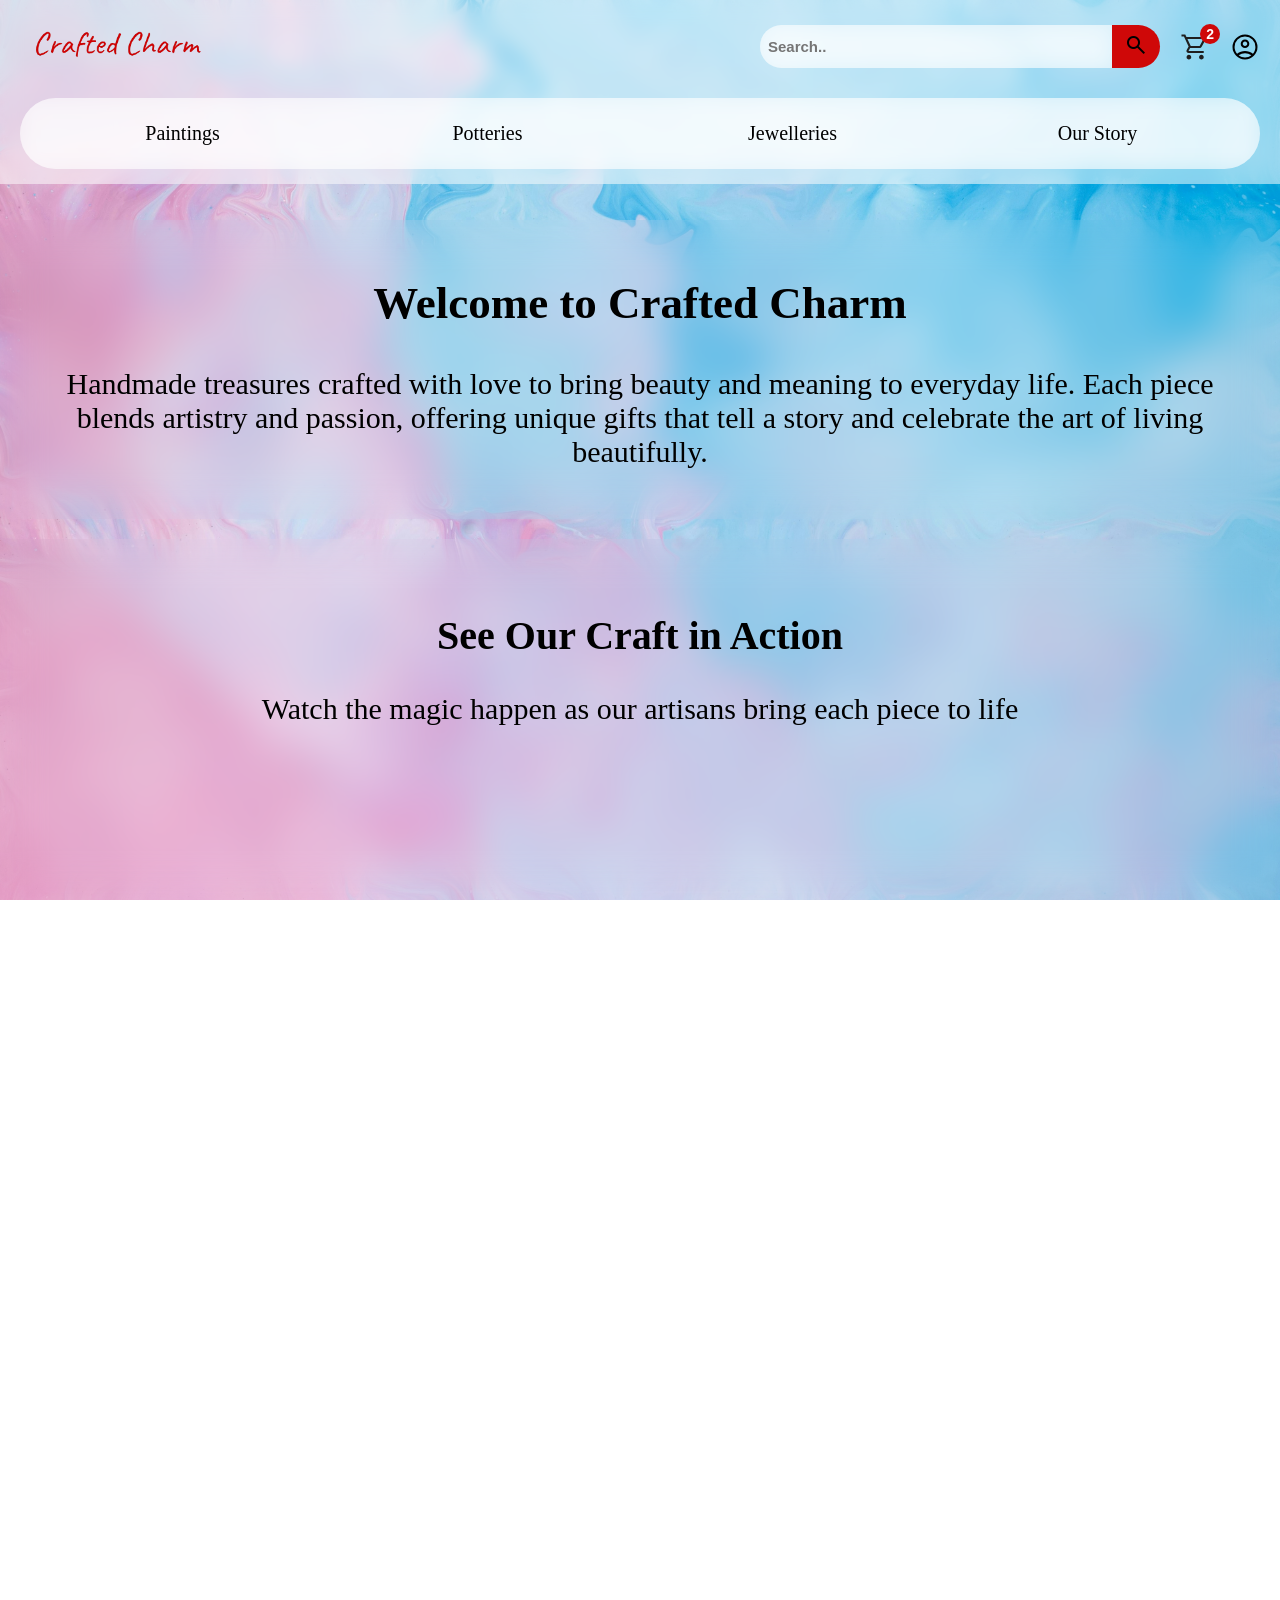
<file: index.html>
<!DOCTYPE html>
<html lang="en">
<head>
    <meta charset="UTF-8">
    <meta name="viewport" content="width=device-width, initial-scale=1.0">
    <title>Crafted Charm</title>
    <meta name="description" content="Crafted Charm offers handmade pottery, paintings, jewelry, and more. Discover artisan treasures crafted with love.">
    <link rel="stylesheet" href="styles/home-page.css">
    <link rel="icon" href="/images/favicon.png" type="image/png">
    <link rel="stylesheet" href="https://fonts.googleapis.com/css2?family=Material+Symbols+Outlined:opsz,wght,FILL,GRAD@24,400,0,0&icon_names=search" />
</head>


<body>
    <header>
        <div class="header-section">
            <a href="#" class="logo">
                <img src="images/logo.png" alt="crafted charm logo" width="200px" height="auto">
            </a>

            <div class="search-cart-wrapper">
                <div class="search-container">
                    <form>
                    <input type="text" placeholder="Search.." name="search">
                    <button type="submit">
                        <span class="material-symbols-outlined">search</span>
                    </button>
                    </form>
                </div>

                <div class="cart-container">
                    <div class="cart">
                    <a href="/pages/cart.html"><img src="images/cart.svg" alt="cart"></a>
                    <span class="cart-count">2</span>
                    </div>
                </div>

                <div class="auth-container">
                    <a href="/pages/login.html" class="auth-link">
                        <img src="images/member.svg" alt="cart" class="auth-icon">
                    </a>
                </div>
            </div>

            <nav class="navbar">
                <a href="pages/paintings.html">Paintings</a>
                <a href="pages/pottery.html">Potteries</a>
                <a href="pages/jewellery.html">Jewelleries</a>
                <a href="pages/page404.html">Our Story</a>
            </nav>
        </div>
    </header>


    <main>
        <section class="all-sections">
            <div id="intro">
                <h1>Welcome to Crafted Charm</h1>
                <p>Handmade treasures crafted with love to bring 
                    beauty and meaning to everyday life. Each piece 
                    blends artistry and passion, offering unique gifts 
                    that tell a story and celebrate the art of living 
                    beautifully.
                </p>
            </div>
        </section>
 

        <section id="video-section" class="all-sections">
            <div>
                <h2>See Our Craft in Action</h2>
                <p>Watch the magic happen as our artisans bring each piece to life</p>
            </div>
            <div class="video-container">
                <iframe id="video" 
                    src="https://www.youtube.com/embed/JwaiZNbps4M?si=F0CQzGG1LbcfZQ5H" title="YouTube video player" frameborder="0" 
                    allow="accelerometer; autoplay; clipboard-write; encrypted-media; gyroscope; 
                    picture-in-picture; web-share" referrerpolicy="strict-origin-when-cross-origin" 
                    allowfullscreen>
                </iframe>
            </div>
        </section>


        <section class="categories-section all-sections" id="categories-section">
            <div>
                <h2>Our Product Categories</h2>
                <p>Explore our diverse collection of handcrafted treasures</p>
            </div>
            
            <div class="categories-grid">
                <div class="category-card">
                    <img src="images/painting.jpg" alt="Paintings">
                    <h3>Paintings</h3>
                    <p>Original artwork that captures emotion and beauty in every brushstroke</p>
                </div>
                
                <div class="category-card">
                    <img src="images/pottery.jpg" alt="Pottery">
                    <h3>Pottery</h3>
                    <p>Functional and decorative ceramics shaped with skill and passion</p>
                </div>
                
                <div class="category-card">
                    <img src="images/jewelry.jpg" alt="Jewelry">
                    <h3>Jewelry</h3>
                    <p>Unique accessories that add elegance and personal style</p>
                </div>

                <div class="category-card">
                    <img src="images/heroImage.jpg" alt="Other Art">
                    <h3>Other Art</h3>
                    <p>Explore various art forms that don’t fit traditional categories.</p>
                </div>
            </div>
        </section>


        <section class="featured-section all-sections" id="featured-section">
            <div id="intro">
                <h2>Featured Project</h2>
            </div>
            
            <div class="featured-content">
                <div class="featured-image">
                    <img src="images/vase.jpg" alt="Featured handcrafted vase">
                </div>
                
                <div class="featured-text">
                    <h3>Artisan Ceramic Vase Collection</h3>
                    <p>Our latest collection features hand-thrown ceramic vases, each one unique in its form and glaze. These pieces represent months of careful craftsmanship, from the initial clay preparation to the final firing process.</p>
                    <p>Every vase tells its own story through subtle variations in color, texture, and form that can only come from the human touch.</p>
                    <a href="#" class="cta-button">View Collection</a>
                </div>
            </div>
        </section>



        <section class="testimonial-section all-sections">
            <div>
                <h2>What Our Customers Say</h2>
                <p>Our community of art lovers and collectors share 
                    their experiences with Crafted Charm. 
                    Here's how our handmade treasures have brought joy, 
                    beauty, and meaning into their lives.
                </p>
            </div>

            <div class="testimonial-container">
                <div class="stars">★★★★★</div>
                <div class="testimonial-text">
                    "The pottery I purchased from Crafted Charm has become the centerpiece of my dining room. The quality and attention to detail is extraordinary. You can truly feel the love and care that went into creating each piece."
                </div>
                <div class="testimonial-author">- Bryan Uzoma, Happy Customer</div>
            </div>
        </section>

    </main>

    <footer>
        <div class="footer-content">
            <div class="footer-section">
                <h3>About Crafted Charm</h3>
                <p>We are passionate artisans dedicated to creating beautiful, handmade treasures that bring joy and meaning to everyday life.</p>
            </div>
            
            <div class="footer-section">
                <h3>Quick Links</h3>
                <p><a href="#">Home</a></p>
                <p><a href="#">Contact Us</a></p>
                <p><a href="pages/cart.html">Cart</a></p>
                <p><a href="#shipping">Shipping Info</a></p>
                <p><a href="#categories-section">Categories</a></p>
                <p><a href="#featured-section">Featured Project</a></p>
            </div>
            
            <div class="footer-section">
                <h3>Contact Info</h3>
                <p>support@craftedcharm.com</p>
                <p>020 1234 56789</p>
                <p>67 Bryan Avenue, RN11 9RT, London</p>
            </div>
            
            <div class="footer-section">
                <h3>Follow Us</h3>
                <div class="social-links">
                    <a href="#" title="Facebook"><img src="images/facebook.svg" alt="facebook" width="50px" class="social-image"></a>
                    <a href="#" title="Instagram"><img src="images/instagram.svg" alt="Instagram" width="50px" class="social-image"></a>
                    <a href="#" title="Email"><img src="images/mail.svg" alt="Email" width="50px" class="social-image"></a>
                </div>
            </div>
        </div>
        
        <div style="text-align: center; margin-top: 30px; padding-top: 20px; border-top: 1px solid rgba(255,255,255,0.2);">
            <p style="font-size: 16px;">&copy; 2025 Crafted Charm. All rights reserved.</p>
        </div>
    </footer>

    <script src="scripts/home-script.js"></script>
    
</body>
</html>
</file>
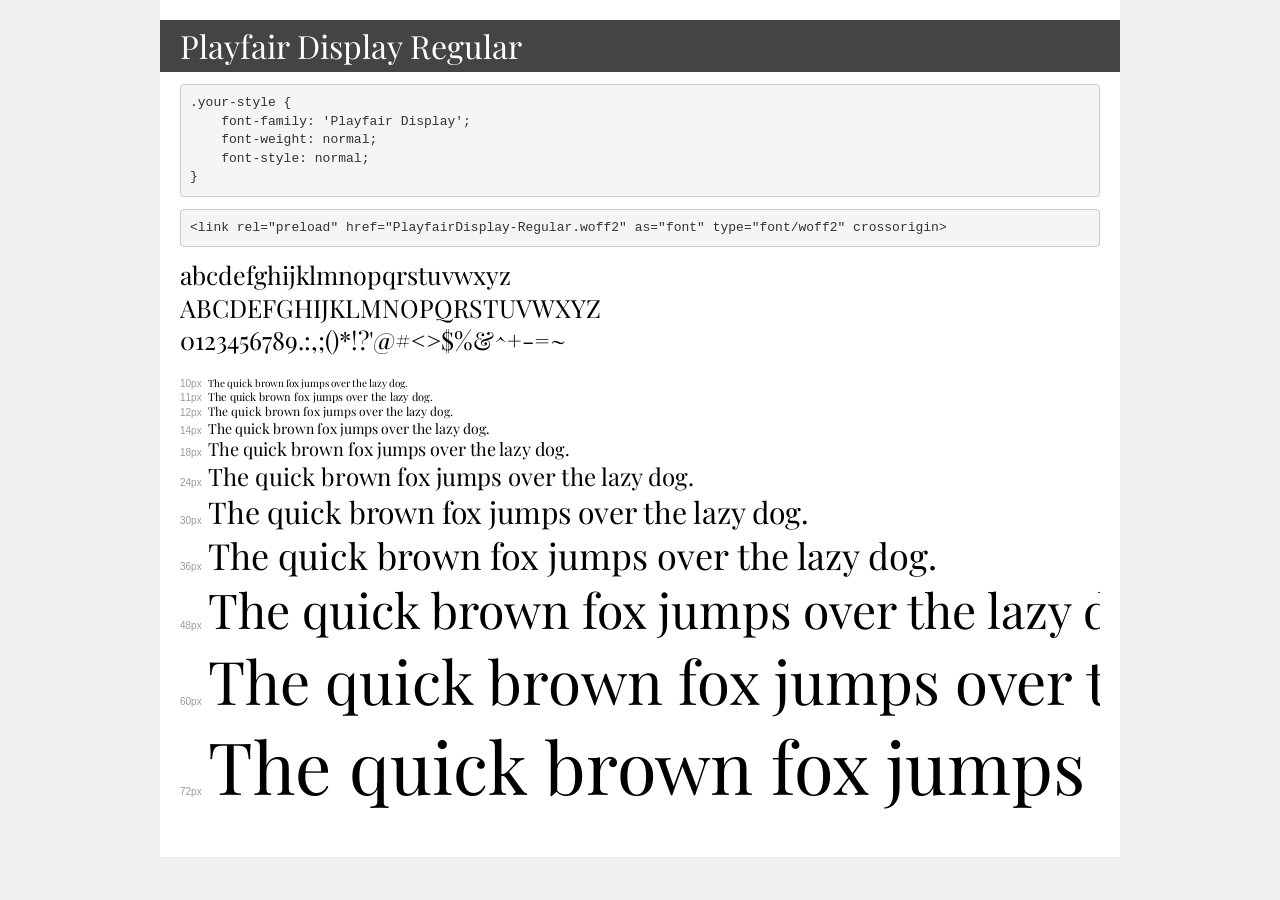
<file: fonts/demo.html>
<!DOCTYPE html>
<html lang="en">
<head>
    <meta charset="utf-8">
    <meta http-equiv="X-UA-Compatible" content="IE=edge">
    <meta name="viewport" content="width=device-width, initial-scale=1">
    <meta name="robots" content="noindex, noarchive">
    <meta name="format-detection" content="telephone=no">
    <title>Transfonter demo</title>
    <link href="stylesheet.css" rel="stylesheet">
    <style>
        /*
        http://meyerweb.com/eric/tools/css/reset/
        v2.0 | 20110126
        License: none (public domain)
        */
        html, body, div, span, applet, object, iframe,
        h1, h2, h3, h4, h5, h6, p, blockquote, pre,
        a, abbr, acronym, address, big, cite, code,
        del, dfn, em, img, ins, kbd, q, s, samp,
        small, strike, strong, sub, sup, tt, var,
        b, u, i, center,
        dl, dt, dd, ol, ul, li,
        fieldset, form, label, legend,
        table, caption, tbody, tfoot, thead, tr, th, td,
        article, aside, canvas, details, embed,
        figure, figcaption, footer, header, hgroup,
        menu, nav, output, ruby, section, summary,
        time, mark, audio, video {
            margin: 0;
            padding: 0;
            border: 0;
            font-size: 100%;
            font: inherit;
            vertical-align: baseline;
        }
        /* HTML5 display-role reset for older browsers */
        article, aside, details, figcaption, figure,
        footer, header, hgroup, menu, nav, section {
            display: block;
        }
        body {
            line-height: 1;
        }
        ol, ul {
            list-style: none;
        }
        blockquote, q {
            quotes: none;
        }
        blockquote:before, blockquote:after,
        q:before, q:after {
            content: '';
            content: none;
        }
        table {
            border-collapse: collapse;
            border-spacing: 0;
        }
        /* demo styles */
        body {
            background: #f0f0f0;
            color: #000;
        }
        .page {
            background: #fff;
            width: 920px;
            margin: 0 auto;
            padding: 20px 20px 0 20px;
            overflow: hidden;
        }
        .font-container {
            overflow-x: auto;
            overflow-y: hidden;
            margin-bottom: 40px;
            line-height: 1.3;
            white-space: nowrap;
            padding-bottom: 5px;
        }
        h1 {
            position: relative;
            background: #444;
            font-size: 32px;
            color: #fff;
            padding: 10px 20px;
            margin: 0 -20px 12px -20px;
        }
        .letters {
            font-size: 25px;
            margin-bottom: 20px;
        }
        .s10:before {
            content: '10px';
        }
        .s11:before {
            content: '11px';
        }
        .s12:before {
            content: '12px';
        }
        .s14:before {
            content: '14px';
        }
        .s18:before {
            content: '18px';
        }
        .s24:before {
            content: '24px';
        }
        .s30:before {
            content: '30px';
        }
        .s36:before {
            content: '36px';
        }
        .s48:before {
            content: '48px';
        }
        .s60:before {
            content: '60px';
        }
        .s72:before {
            content: '72px';
        }
        .s10:before, .s11:before, .s12:before, .s14:before,
        .s18:before, .s24:before, .s30:before, .s36:before,
        .s48:before, .s60:before, .s72:before {
            font-family: Arial, sans-serif;
            font-size: 10px;
            font-weight: normal;
            font-style: normal;
            color: #999;
            padding-right: 6px;
        }
        pre {
            display: block;
            padding: 9px;
            margin: 0 0 12px;
            font-family: Monaco, Menlo, Consolas, "Courier New", monospace;
            font-size: 13px;
            line-height: 1.428571429;
            color: #333;
            font-weight: normal;
            font-style: normal;
            background-color: #f5f5f5;
            border: 1px solid #ccc;
            overflow-x: auto;
            border-radius: 4px;
        }
        /* responsive */
        @media (max-width: 959px) {
            .page {
                width: auto;
                margin: 0;
            }
        }
    </style>
</head>
<body>
<div class="page">
    <div class="demo">
        <h1 style="font-family: 'Playfair Display'; font-weight: normal; font-style: normal;">Playfair Display Regular</h1>
        <pre title="Usage">.your-style {
    font-family: 'Playfair Display';
    font-weight: normal;
    font-style: normal;
}</pre>
        <pre title="Preload (optional)">
&lt;link rel=&quot;preload&quot; href=&quot;PlayfairDisplay-Regular.woff2&quot; as=&quot;font&quot; type=&quot;font/woff2&quot; crossorigin&gt;</pre>
        <div class="font-container" style="font-family: 'Playfair Display'; font-weight: normal; font-style: normal;">
            <p class="letters">
                abcdefghijklmnopqrstuvwxyz<br>
ABCDEFGHIJKLMNOPQRSTUVWXYZ<br>
                0123456789.:,;()*!?'@#&lt;&gt;$%&^+-=~
            </p>
            <p class="s10" style="font-size: 10px;">The quick brown fox jumps over the lazy dog.</p>
            <p class="s11" style="font-size: 11px;">The quick brown fox jumps over the lazy dog.</p>
            <p class="s12" style="font-size: 12px;">The quick brown fox jumps over the lazy dog.</p>
            <p class="s14" style="font-size: 14px;">The quick brown fox jumps over the lazy dog.</p>
            <p class="s18" style="font-size: 18px;">The quick brown fox jumps over the lazy dog.</p>
            <p class="s24" style="font-size: 24px;">The quick brown fox jumps over the lazy dog.</p>
            <p class="s30" style="font-size: 30px;">The quick brown fox jumps over the lazy dog.</p>
            <p class="s36" style="font-size: 36px;">The quick brown fox jumps over the lazy dog.</p>
            <p class="s48" style="font-size: 48px;">The quick brown fox jumps over the lazy dog.</p>
            <p class="s60" style="font-size: 60px;">The quick brown fox jumps over the lazy dog.</p>
            <p class="s72" style="font-size: 72px;">The quick brown fox jumps over the lazy dog.</p>
        </div>
    </div>

</div>
</body>
</html>
</file>
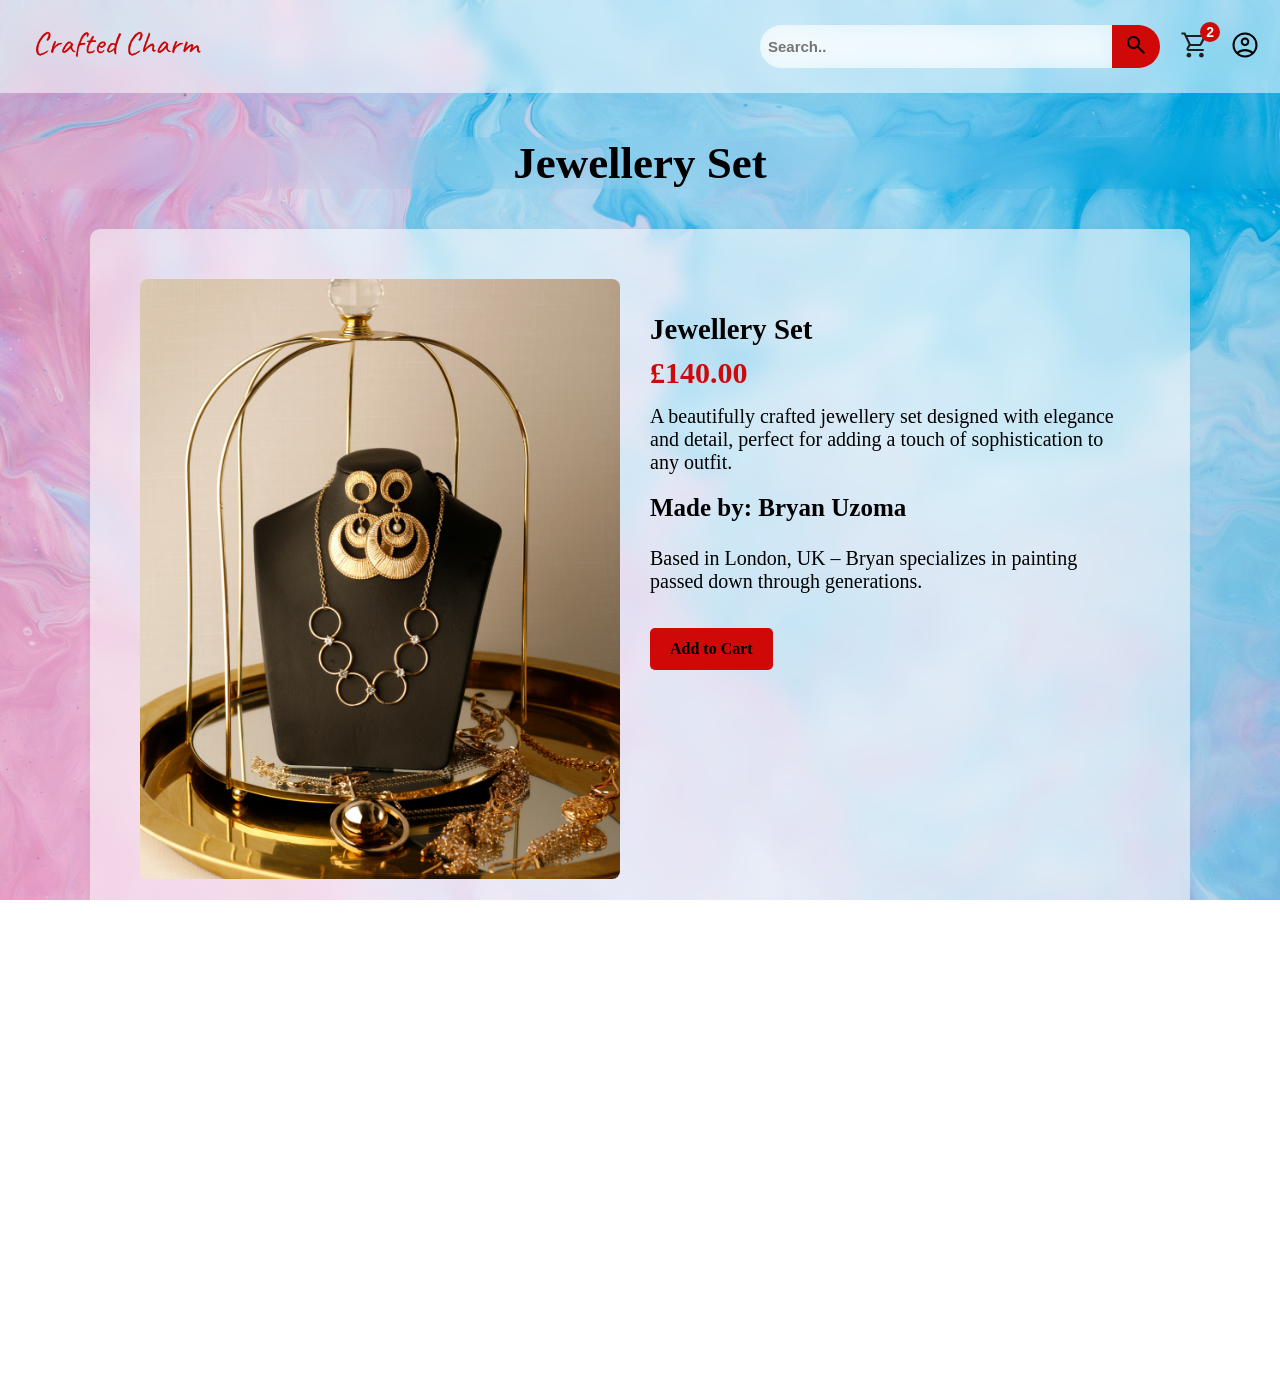
<file: Pages/jewellery-details.html>
<!DOCTYPE html>
<html lang="en">
<head>
    <meta charset="UTF-8">
    <meta name="viewport" content="width=device-width, initial-scale=1.0">
    <title>Jewellery Set</title>
    <link rel="stylesheet" href="/styles/product-details.css">
    <link rel="icon" href="/images/favicon.png" type="image/png">
    <link rel="stylesheet" href="https://fonts.googleapis.com/css2?family=Material+Symbols+Outlined:opsz,wght,FILL,GRAD@24,400,0,0&icon_names=search" />
</head>
<body>

    <header>
        <div class="header-section">
                <a href="#" class="logo">
                    <img src="/images/logo.png" alt="crafted charm logo" width="200px" height="auto">
                </a>

            <div class="search-cart-wrapper">
                <div class="search-container">
                    <form>
                    <input type="text" placeholder="Search.." name="search">
                    <button type="submit">
                        <span class="material-symbols-outlined">search</span>
                    </button>
                    </form>
                </div>

                <div class="cart-container">
                    <div class="cart">
                    <a href="/pages/cart.html"><img src="/images/cart.svg" alt="cart"></a>
                    <span class="cart-count">2</span>
                    </div>
                </div>

                <div class="auth-container">
                    <a href="/pages/signin.html" class="auth-link">
                        <img src="/images/member.svg" alt="cart" class="auth-icon">
                    </a>
                </div>
        </div>
    </header>

    <main>

        <section class= "all-sections">
            <div id="intro">
                <h1>Jewellery Set</h1>
            </div>
        </section>

            <section class="product-details">
                <div class="image-container">
                    <a href="#img1">
                    <img src="/images/jewelry1.jpg" alt="Jewellery set" />
                    </a>
                </div>

                <div class="lightbox" id="img1">
                    <a href="#" class="lightbox-bg"></a>
                    <div class="lightbox-content">
                        <img src="/images/jewelry1.jpg" alt="Jewellery set enlarged">
                        <a href="#" class="close"></a>
                    </div>
                </div>

                <div class="info">
                    <h2>Jewellery Set</h2>
                    <p class="price" style="font-weight: bold;">£140.00</p>
                    <p class="description">
                        A beautifully crafted jewellery set designed with elegance and detail, 
                        perfect for adding a touch of sophistication to any outfit.
                    </p>

                <div class="artisan">
                    <h3>Made by: Bryan Uzoma</h3>
                    <p class="description">Based in London, UK – Bryan specializes in painting passed down through generations.</p>
                </div>
                <a href="#" class="buy-button">Add to Cart</a>
                </div>
            </section>
                
        



    </main>



    <footer>
        <div class="footer-content">
            <div class="footer-section">
                <h3>About Crafted Charm</h3>
                <p>We are passionate artisans dedicated to creating beautiful, handmade treasures that bring joy and meaning to everyday life.</p>
            </div>
            
            <div class="footer-section">
                <h3>Quick Links</h3>
                <p><a href="#">Home</a></p>
                <p><a href="#">Contact Us</a></p>
                <p><a href="pages/cart.html">Cart</a></p>
                <p><a href="#shipping">Shipping Info</a></p>
                <p><a href="#categories-section">Categories</a></p>
                <p><a href="#featured-section">Featured Project</a></p>
            </div>
            
            <div class="footer-section">
                <h3>Contact Info</h3>
                <p>support@craftedcharm.com</p>
                <p>020 1234 56789</p>
                <p>67 Bryan Avenue, RN11 9RT, London</p>
            </div>
            
            <div class="footer-section">
                <h3>Follow Us</h3>
                <div class="social-links">
                    <a href="#" title="Facebook"><img src="/images/facebook.svg" alt="facebook" width="50px" class="social-image"></a>
                    <a href="#" title="Instagram"><img src="/images/instagram.svg" alt="Instagram" width="50px" class="social-image"></a>
                    <a href="#" title="Email"><img src="/images/mail.svg" alt="Email" width="50px" class="social-image"></a>
                </div>
            </div>
        </div>
        
        <div style="text-align: center; margin-top: 30px; padding-top: 20px; border-top: 1px solid rgba(255,255,255,0.2);">
            <p style="font-size: 16px;">&copy; 2025 Crafted Charm. All rights reserved.</p>
        </div>
    </footer>
    
</body>
</html>
</file>
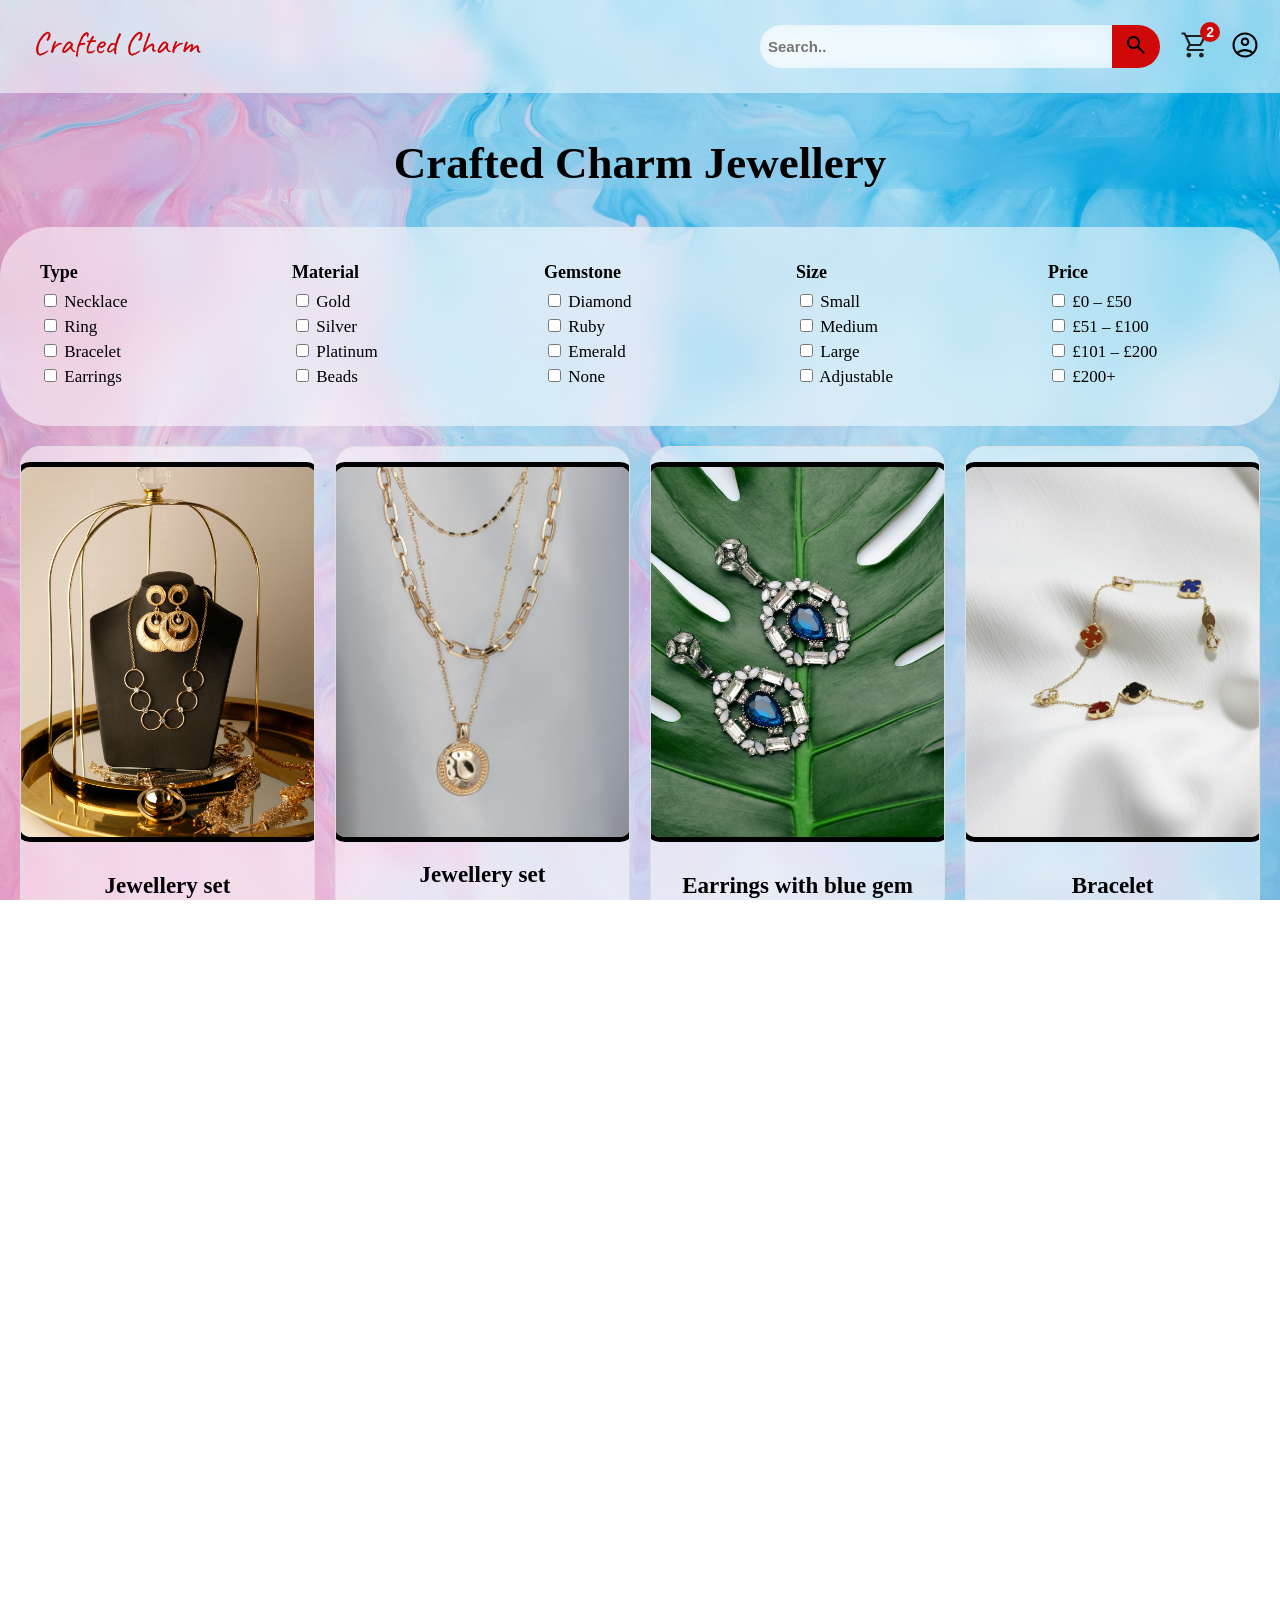
<file: Pages/jewellery.html>
<!DOCTYPE html>
<html lang="en">
<head>
    <meta charset="UTF-8">
    <meta name="viewport" content="width=device-width, initial-scale=1.0">
    <title>Jewellery - Crafted Charm</title>
    <link rel="stylesheet" href="/styles/jewellery.css">
    <link rel="icon" href="/images/favicon.png" type="image/png">
    <link rel="stylesheet" href="https://fonts.googleapis.com/css2?family=Material+Symbols+Outlined:opsz,wght,FILL,GRAD@24,400,0,0&icon_names=search" />
</head>
<body>

    <header>
        <div class="header-section">
                <a href="#" class="logo">
                    <img src="/images/logo.png" alt="crafted charm logo" width="200px" height="auto">
                </a>

            <div class="search-cart-wrapper">
                <div class="search-container">
                    <form>
                    <input type="text" placeholder="Search.." name="search">
                    <button type="submit">
                        <span class="material-symbols-outlined">search</span>
                    </button>
                    </form>
                </div>

                <div class="cart-container">
                    <div class="cart">
                    <a href="/pages/cart.html"><img src="/images/cart.svg" alt="cart"></a>
                    <span class="cart-count">2</span>
                    </div>
                </div>

                <div class="auth-container">
                    <a href="/pages/signin.html" class="auth-link">
                        <img src="/images/member.svg" alt="cart" class="auth-icon">
                    </a>
                </div>
        </div>
    </header>

    <main>

        <section class= "all-sections">
            <div id="intro">
                <h1>Crafted Charm Jewellery</h1>
            </div>
        </section>


        <section class="all-sections">
            <details class="mobile-filters">
                <summary>Show Filters</summary>
                <form class="filters">
                    <div class="filter-group">
                        <h3>Type</h3>
                        <label><input type="checkbox" name="type" value="necklace"> Necklace</label>
                        <label><input type="checkbox" name="type" value="ring"> Ring</label>
                        <label><input type="checkbox" name="type" value="bracelet"> Bracelet</label>
                        <label><input type="checkbox" name="type" value="earrings"> Earrings</label>
                    </div>

                    <div class="filter-group">
                        <h3>Material</h3>
                        <label><input type="checkbox" name="material" value="gold"> Gold</label>
                        <label><input type="checkbox" name="material" value="silver"> Silver</label>
                        <label><input type="checkbox" name="material" value="platinum"> Platinum</label>
                        <label><input type="checkbox" name="material" value="beads"> Beads</label>
                    </div>

                    <div class="filter-group">
                        <h3>Gemstone</h3>
                        <label><input type="checkbox" name="gemstone" value="diamond"> Diamond</label>
                        <label><input type="checkbox" name="gemstone" value="ruby"> Ruby</label>
                        <label><input type="checkbox" name="gemstone" value="emerald"> Emerald</label>
                        <label><input type="checkbox" name="gemstone" value="none"> None</label>
                    </div>

                    <div class="filter-group">
                        <h3>Size</h3>
                        <label><input type="checkbox" name="size" value="small"> Small</label>
                        <label><input type="checkbox" name="size" value="medium"> Medium</label>
                        <label><input type="checkbox" name="size" value="large"> Large</label>
                        <label><input type="checkbox" name="size" value="adjustable"> Adjustable</label>
                    </div>

                    <div class="filter-group">
                        <h3>Price</h3>
                        <label><input type="checkbox" name="price" value="0-50"> £0 – £50</label>
                        <label><input type="checkbox" name="price" value="51-100"> £51 – £100</label>
                        <label><input type="checkbox" name="price" value="101-200"> £101 – £200</label>
                        <label><input type="checkbox" name="price" value="200+"> £200+</label>
                    </div>
                </form>
            </details>

            <!-- Desktop Filters -->
            <form class="filters">
                <div class="filter-group">
                    <h3>Type</h3>
                    <label><input type="checkbox" name="type" value="necklace"> Necklace</label>
                    <label><input type="checkbox" name="type" value="ring"> Ring</label>
                    <label><input type="checkbox" name="type" value="bracelet"> Bracelet</label>
                    <label><input type="checkbox" name="type" value="earrings"> Earrings</label>
                </div>

                <div class="filter-group">
                    <h3>Material</h3>
                    <label><input type="checkbox" name="material" value="gold"> Gold</label>
                    <label><input type="checkbox" name="material" value="silver"> Silver</label>
                    <label><input type="checkbox" name="material" value="platinum"> Platinum</label>
                    <label><input type="checkbox" name="material" value="beads"> Beads</label>
                </div>

                <div class="filter-group">
                    <h3>Gemstone</h3>
                    <label><input type="checkbox" name="gemstone" value="diamond"> Diamond</label>
                    <label><input type="checkbox" name="gemstone" value="ruby"> Ruby</label>
                    <label><input type="checkbox" name="gemstone" value="emerald"> Emerald</label>
                    <label><input type="checkbox" name="gemstone" value="none"> None</label>
                </div>

                <div class="filter-group">
                    <h3>Size</h3>
                    <label><input type="checkbox" name="size" value="small"> Small</label>
                    <label><input type="checkbox" name="size" value="medium"> Medium</label>
                    <label><input type="checkbox" name="size" value="large"> Large</label>
                    <label><input type="checkbox" name="size" value="adjustable"> Adjustable</label>
                </div>

                <div class="filter-group">
                    <h3>Price</h3>
                    <label><input type="checkbox" name="price" value="0-50"> £0 – £50</label>
                    <label><input type="checkbox" name="price" value="51-100"> £51 – £100</label>
                    <label><input type="checkbox" name="price" value="101-200"> £101 – £200</label>
                    <label><input type="checkbox" name="price" value="200+"> £200+</label>
                </div>
            </form>
        </section>


            <div class="products">
                <div class="product">
                    <a href="jewellery-details.html">
                        <img src="/images/jewelry1.jpg" alt="Jewellery set">
                        <h4>Jewellery set</h4>
                        <p class="price">£140.00</p>
                    </a>
                    <button class="cta-button" title="Add item to cart">
                        <img src="/images/cart-add.svg" alt="Add item to cart" id="cart-add">
                    </button>
                </div>

                <div class="product">
                    <a href="page404.html">
                        <img src="/images/jewelry2.jpg" alt="Jewellery">
                        <h4>Jewellery set</h4>
                        <p class="price">£90.00  </p>
                        <p class="price" style="text-decoration: line-through;">£120.00</p>
                    </a>
                    <button class="cta-button" title="Add item to cart">
                        <img src="/images/cart-add.svg" alt="Add item to cart" id="cart-add">
                    </button>
                </div>

                <div class="product">
                    <a href="page404.html">
                        <img src="/images/jewelry3.jpg" alt="Earrings with blue gem">
                        <h4>Earrings with blue gem</h4>
                        <p class="price">£20.99</p>
                    </a>
                    <button class="cta-button" title="Add item to cart">
                        <img src="/images/cart-add.svg" alt="Add item to cart" id="cart-add">
                    </button>
                </div>

                <div class="product">
                    <a href="page404.html">
                        <img src="/images/jewelry4.jpg" alt="Bracelet">
                        <h4>Bracelet</h4>
                        <p class="price">£20.99</p>
                    </a>
                    
                    <button class="cta-button" title="Add item to cart">
                        <img src="/images/cart-add.svg" alt="Add item to cart" id="cart-add">
                    </button>
                </div>
            </div>
        </section>

        <section class="all-sections" id="pagination-section">
            <nav class="pagination">
                <button class="prev"><img src="/images/arrow-left.svg" ></button>
                <button class="page active">1</button>
                <button class="page">2</button>
                <button class="page">3</button>
                <button class="page">4</button>
                <button class="page">5</button>
                <button class="next"><img src="/images/arrow-right.svg" ></button>
            </nav>
        </section>
    </main>



    <footer>
        <div class="footer-content">
            <div class="footer-section">
                <h3>About Crafted Charm</h3>
                <p>We are passionate artisans dedicated to creating beautiful, handmade treasures that bring joy and meaning to everyday life.</p>
            </div>
            
            <div class="footer-section">
                <h3>Quick Links</h3>
                <p><a href="#">Home</a></p>
                <p><a href="#">Contact Us</a></p>
                <p><a href="pages/cart.html">Cart</a></p>
                <p><a href="#shipping">Shipping Info</a></p>
                <p><a href="#categories-section">Categories</a></p>
                <p><a href="#featured-section">Featured Project</a></p>
            </div>
            
            <div class="footer-section">
                <h3>Contact Info</h3>
                <p>support@craftedcharm.com</p>
                <p>020 1234 56789</p>
                <p>67 Bryan Avenue, RN11 9RT, London</p>
            </div>
            
            <div class="footer-section">
                <h3>Follow Us</h3>
                <div class="social-links">
                    <a href="#" title="Facebook"><img src="/images/facebook.svg" alt="facebook" width="50px" class="social-image"></a>
                    <a href="#" title="Instagram"><img src="/images/instagram.svg" alt="Instagram" width="50px" class="social-image"></a>
                    <a href="#" title="Email"><img src="/images/mail.svg" alt="Email" width="50px" class="social-image"></a>
                </div>
            </div>
        </div>
        
        <div style="text-align: center; margin-top: 30px; padding-top: 20px; border-top: 1px solid rgba(255,255,255,0.2);">
            <p style="font-size: 16px;">&copy; 2025 Crafted Charm. All rights reserved.</p>
        </div>
    </footer>
    
</body>
</html>
</file>
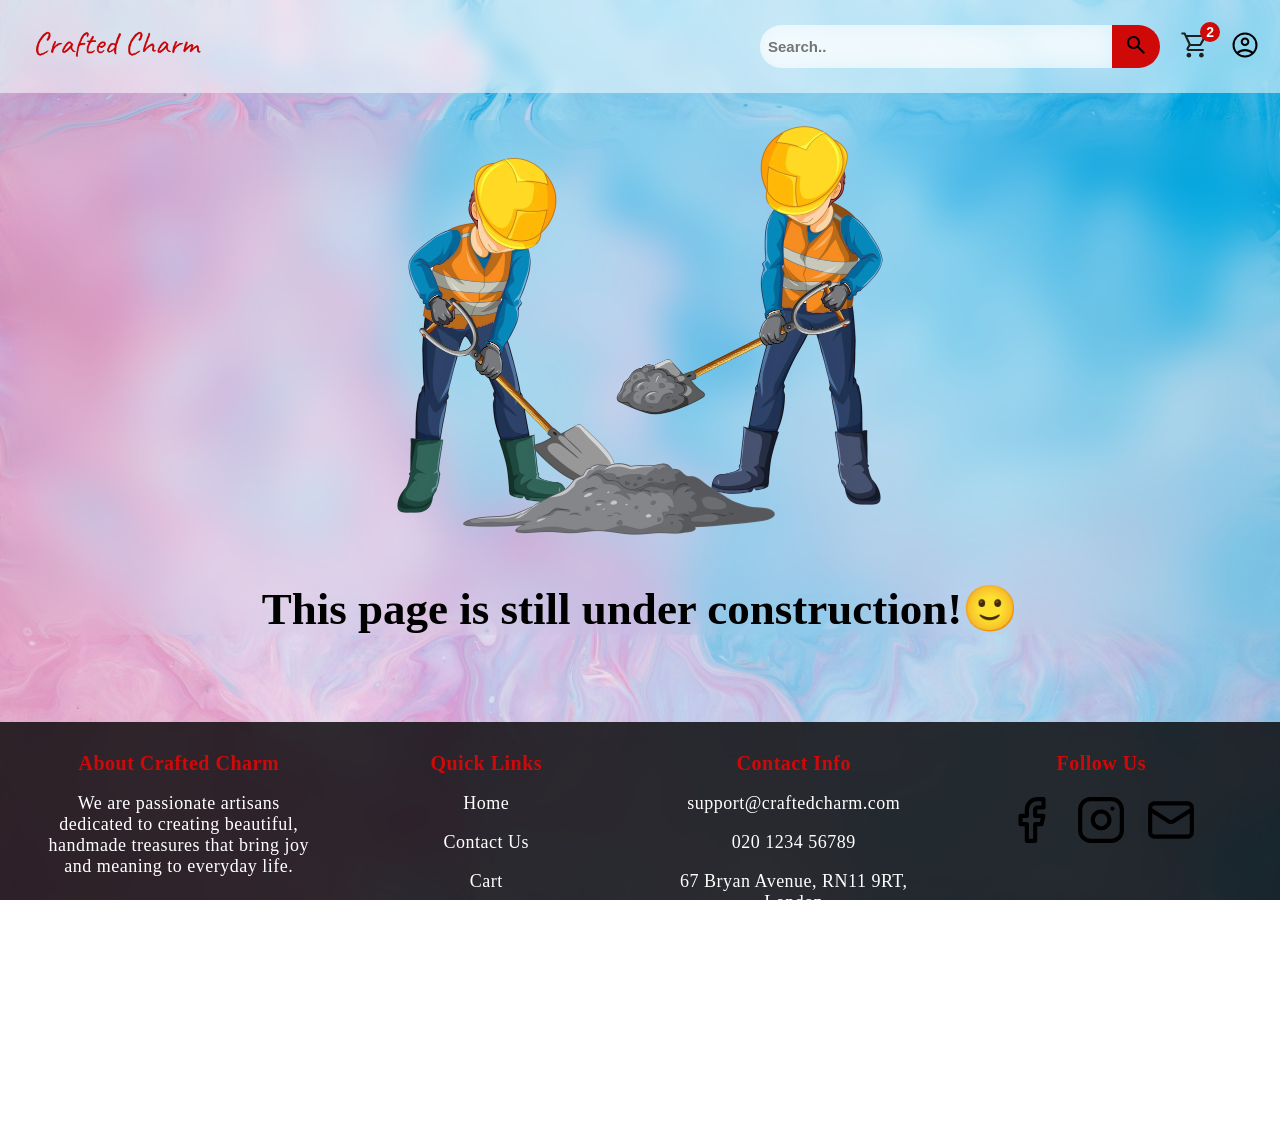
<file: Pages/page404.html>
<!DOCTYPE html>
<html lang="en">
<head>
    <meta charset="UTF-8">
    <meta name="viewport" content="width=device-width, initial-scale=1.0">
    <title>Crafted Charm 404</title>
    <link rel="stylesheet" href="/styles/page404.css">
    <link rel="icon" href="/images/favicon.png" type="image/png">
    <link rel="stylesheet" href="https://fonts.googleapis.com/css2?family=Material+Symbols+Outlined:opsz,wght,FILL,GRAD@24,400,0,0&icon_names=search" />
</head>
<body>

    <header>
        <div class="header-section">
                <a href="#" class="logo">
                    <img src="/images/logo.png" alt="crafted charm logo" width="200px" height="auto">
                </a>

            <div class="search-cart-wrapper">
                <div class="search-container">
                    <form>
                    <input type="text" placeholder="Search.." name="search">
                    <button type="submit">
                        <span class="material-symbols-outlined">search</span>
                    </button>
                    </form>
                </div>

                <div class="cart-container">
                    <div class="cart">
                    <a href="/pages/cart.html"><img src="/images/cart.svg" alt="cart"></a>
                    <span class="cart-count">2</span>
                    </div>
                </div>

                <div class="auth-container">
                    <a href="/pages/signin.html" class="auth-link">
                        <img src="/images/member.svg" alt="cart" class="auth-icon">
                    </a>
                </div>
        </div>
    </header>

    <main>

        <section class= "all-sections">
            <div id="intro">
                <img src="/images/page-construction.png" alt="page is under construction"c width="500px">
                <h1>This page is still under construction!🙂</h1>
            </div>
        </section>
    </main>



    <footer>
        <div class="footer-content">
            <div class="footer-section">
                <h3>About Crafted Charm</h3>
                <p>We are passionate artisans dedicated to creating beautiful, handmade treasures that bring joy and meaning to everyday life.</p>
            </div>
            
            <div class="footer-section">
                <h3>Quick Links</h3>
                <p><a href="#">Home</a></p>
                <p><a href="#">Contact Us</a></p>
                <p><a href="pages/cart.html">Cart</a></p>
                <p><a href="#shipping">Shipping Info</a></p>
                <p><a href="#categories-section">Categories</a></p>
                <p><a href="#featured-section">Featured Project</a></p>
            </div>
            
            <div class="footer-section">
                <h3>Contact Info</h3>
                <p>support@craftedcharm.com</p>
                <p>020 1234 56789</p>
                <p>67 Bryan Avenue, RN11 9RT, London</p>
            </div>
            
            <div class="footer-section">
                <h3>Follow Us</h3>
                <div class="social-links">
                    <a href="#" title="Facebook"><img src="/images/facebook.svg" alt="facebook" width="50px" class="social-image"></a>
                    <a href="#" title="Instagram"><img src="/images/instagram.svg" alt="Instagram" width="50px" class="social-image"></a>
                    <a href="#" title="Email"><img src="/images/mail.svg" alt="Email" width="50px" class="social-image"></a>
                </div>
            </div>
        </div>
        
        <div style="text-align: center; margin-top: 30px; padding-top: 20px; border-top: 1px solid rgba(255,255,255,0.2);">
            <p style="font-size: 16px;">&copy; 2025 Crafted Charm. All rights reserved.</p>
        </div>
    </footer>
    
</body>
</html>
</file>
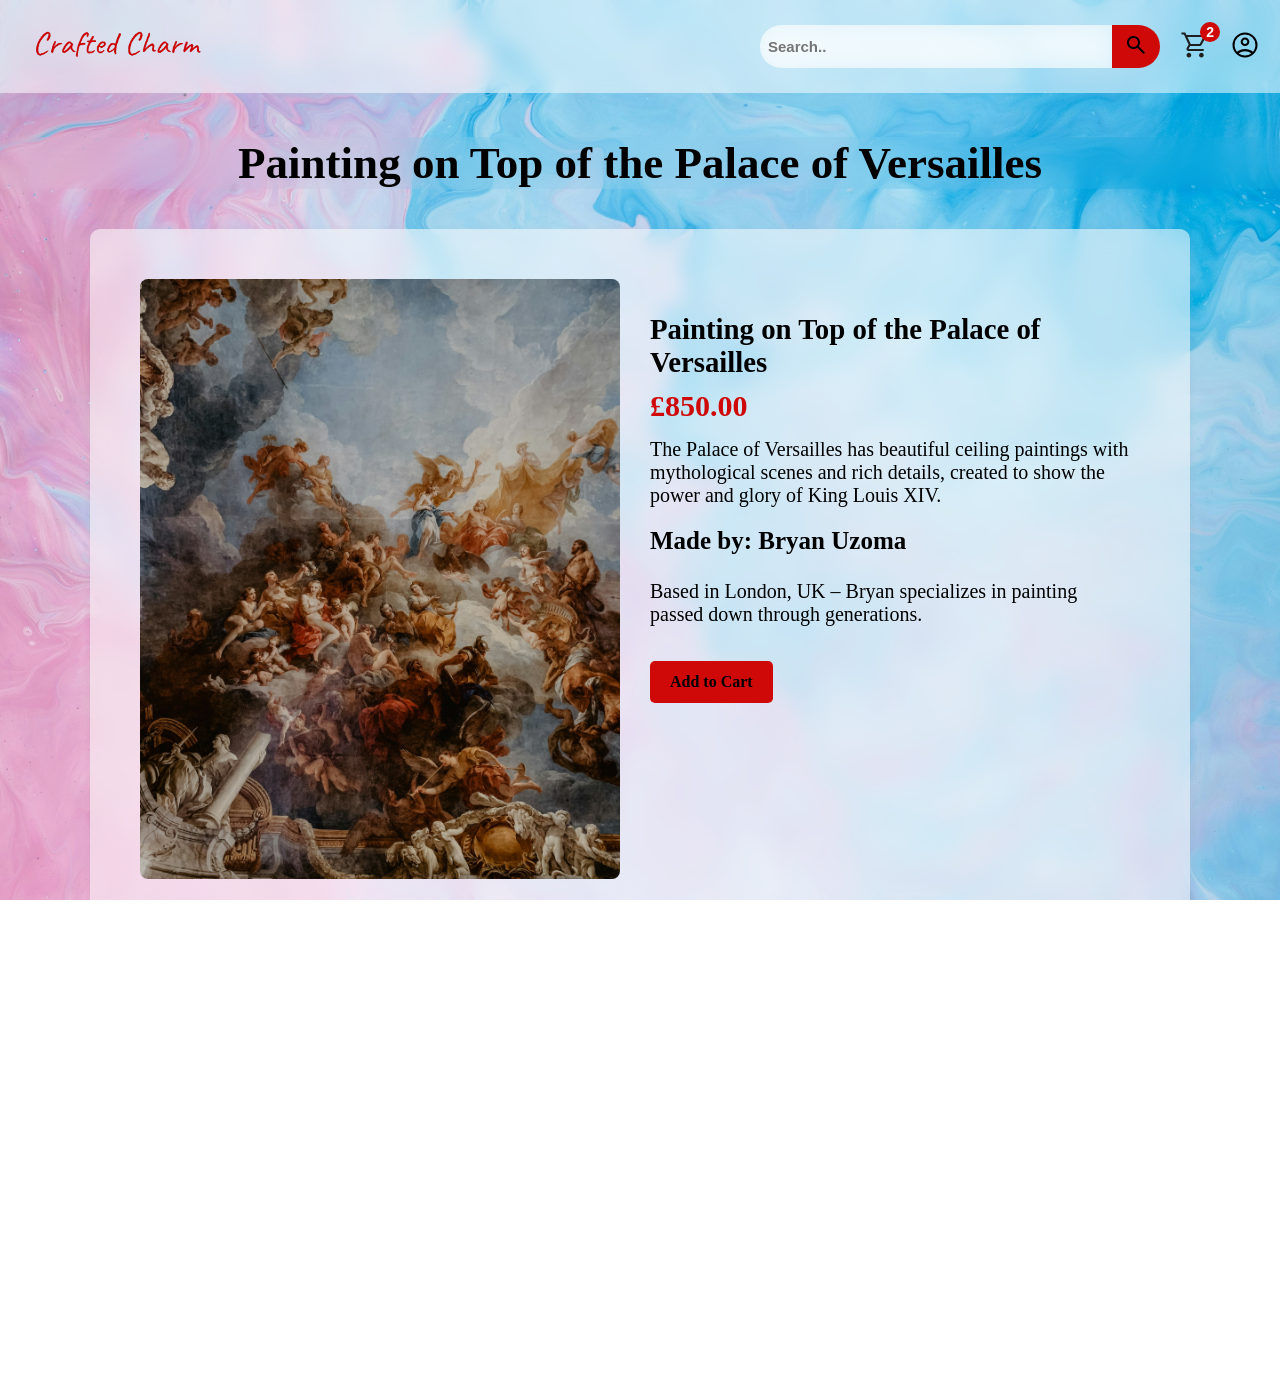
<file: Pages/painting-details.html>
<!DOCTYPE html>
<html lang="en">
<head>
    <meta charset="UTF-8">
    <meta name="viewport" content="width=device-width, initial-scale=1.0">
    <title>Painting on top of the Palace of Versailles</title>
    <link rel="stylesheet" href="/styles/product-details.css">
    <link rel="icon" href="/images/favicon.png" type="image/png">
    <link rel="stylesheet" href="https://fonts.googleapis.com/css2?family=Material+Symbols+Outlined:opsz,wght,FILL,GRAD@24,400,0,0&icon_names=search" />
</head>
<body>

    <header>
        <div class="header-section">
                <a href="#" class="logo">
                    <img src="/images/logo.png" alt="crafted charm logo" width="200px" height="auto">
                </a>

            <div class="search-cart-wrapper">
                <div class="search-container">
                    <form>
                    <input type="text" placeholder="Search.." name="search">
                    <button type="submit">
                        <span class="material-symbols-outlined">search</span>
                    </button>
                    </form>
                </div>

                <div class="cart-container">
                    <div class="cart">
                    <a href="/pages/cart.html"><img src="/images/cart.svg" alt="cart"></a>
                    <span class="cart-count">2</span>
                    </div>
                </div>

                <div class="auth-container">
                    <a href="/pages/signin.html" class="auth-link">
                        <img src="/images/member.svg" alt="cart" class="auth-icon">
                    </a>
                </div>
        </div>
    </header>

    <main>

        <section class= "all-sections">
            <div id="intro">
                <h1>Painting on Top of the Palace of Versailles</h1>
            </div>
        </section>

            <section class="product-details">
                <div class="image-container">
                    <a href="#img1">
                        <img src="/images/painting2.jpg" alt="Painting on top of the Palace of Versailles" />
                    </a>
                </div>

                <div class="lightbox" id="img1">
                    <a href="#" class="lightbox-bg"></a>
                    <div class="lightbox-content">
                        <img src="/images/painting2.jpg" alt="Jewellery set enlarged">
                        <a href="#" class="close"></a>
                    </div>
                </div>

                <div class="info">
                    <h2>Painting on Top of the Palace of Versailles</h2>
                    <p class="price" style="font-weight: bold;">£850.00</p>
                    <p class="description">
                        The Palace of Versailles has beautiful ceiling paintings 
                        with mythological scenes and rich details, 
                        created to show the power and glory of King Louis XIV.
                    </p>

                <div class="artisan">
                    <h3>Made by: Bryan Uzoma</h3>
                    <p class="description">Based in London, UK – Bryan specializes in painting passed down through generations.</p>
                </div>
                <a href="#" class="buy-button">Add to Cart</a>
                </div>
            </section>
                
        



    </main>



    <footer>
        <div class="footer-content">
            <div class="footer-section">
                <h3>About Crafted Charm</h3>
                <p>We are passionate artisans dedicated to creating beautiful, handmade treasures that bring joy and meaning to everyday life.</p>
            </div>
            
            <div class="footer-section">
                <h3>Quick Links</h3>
                <p><a href="#">Home</a></p>
                <p><a href="#">Contact Us</a></p>
                <p><a href="pages/cart.html">Cart</a></p>
                <p><a href="#shipping">Shipping Info</a></p>
                <p><a href="#categories-section">Categories</a></p>
                <p><a href="#featured-section">Featured Project</a></p>
            </div>
            
            <div class="footer-section">
                <h3>Contact Info</h3>
                <p>support@craftedcharm.com</p>
                <p>020 1234 56789</p>
                <p>67 Bryan Avenue, RN11 9RT, London</p>
            </div>
            
            <div class="footer-section">
                <h3>Follow Us</h3>
                <div class="social-links">
                    <a href="#" title="Facebook"><img src="/images/facebook.svg" alt="facebook" width="50px" class="social-image"></a>
                    <a href="#" title="Instagram"><img src="/images/instagram.svg" alt="Instagram" width="50px" class="social-image"></a>
                    <a href="#" title="Email"><img src="/images/mail.svg" alt="Email" width="50px" class="social-image"></a>
                </div>
            </div>
        </div>
        
        <div style="text-align: center; margin-top: 30px; padding-top: 20px; border-top: 1px solid rgba(255,255,255,0.2);">
            <p style="font-size: 16px;">&copy; 2025 Crafted Charm. All rights reserved.</p>
        </div>
    </footer>
    
</body>
</html>
</file>
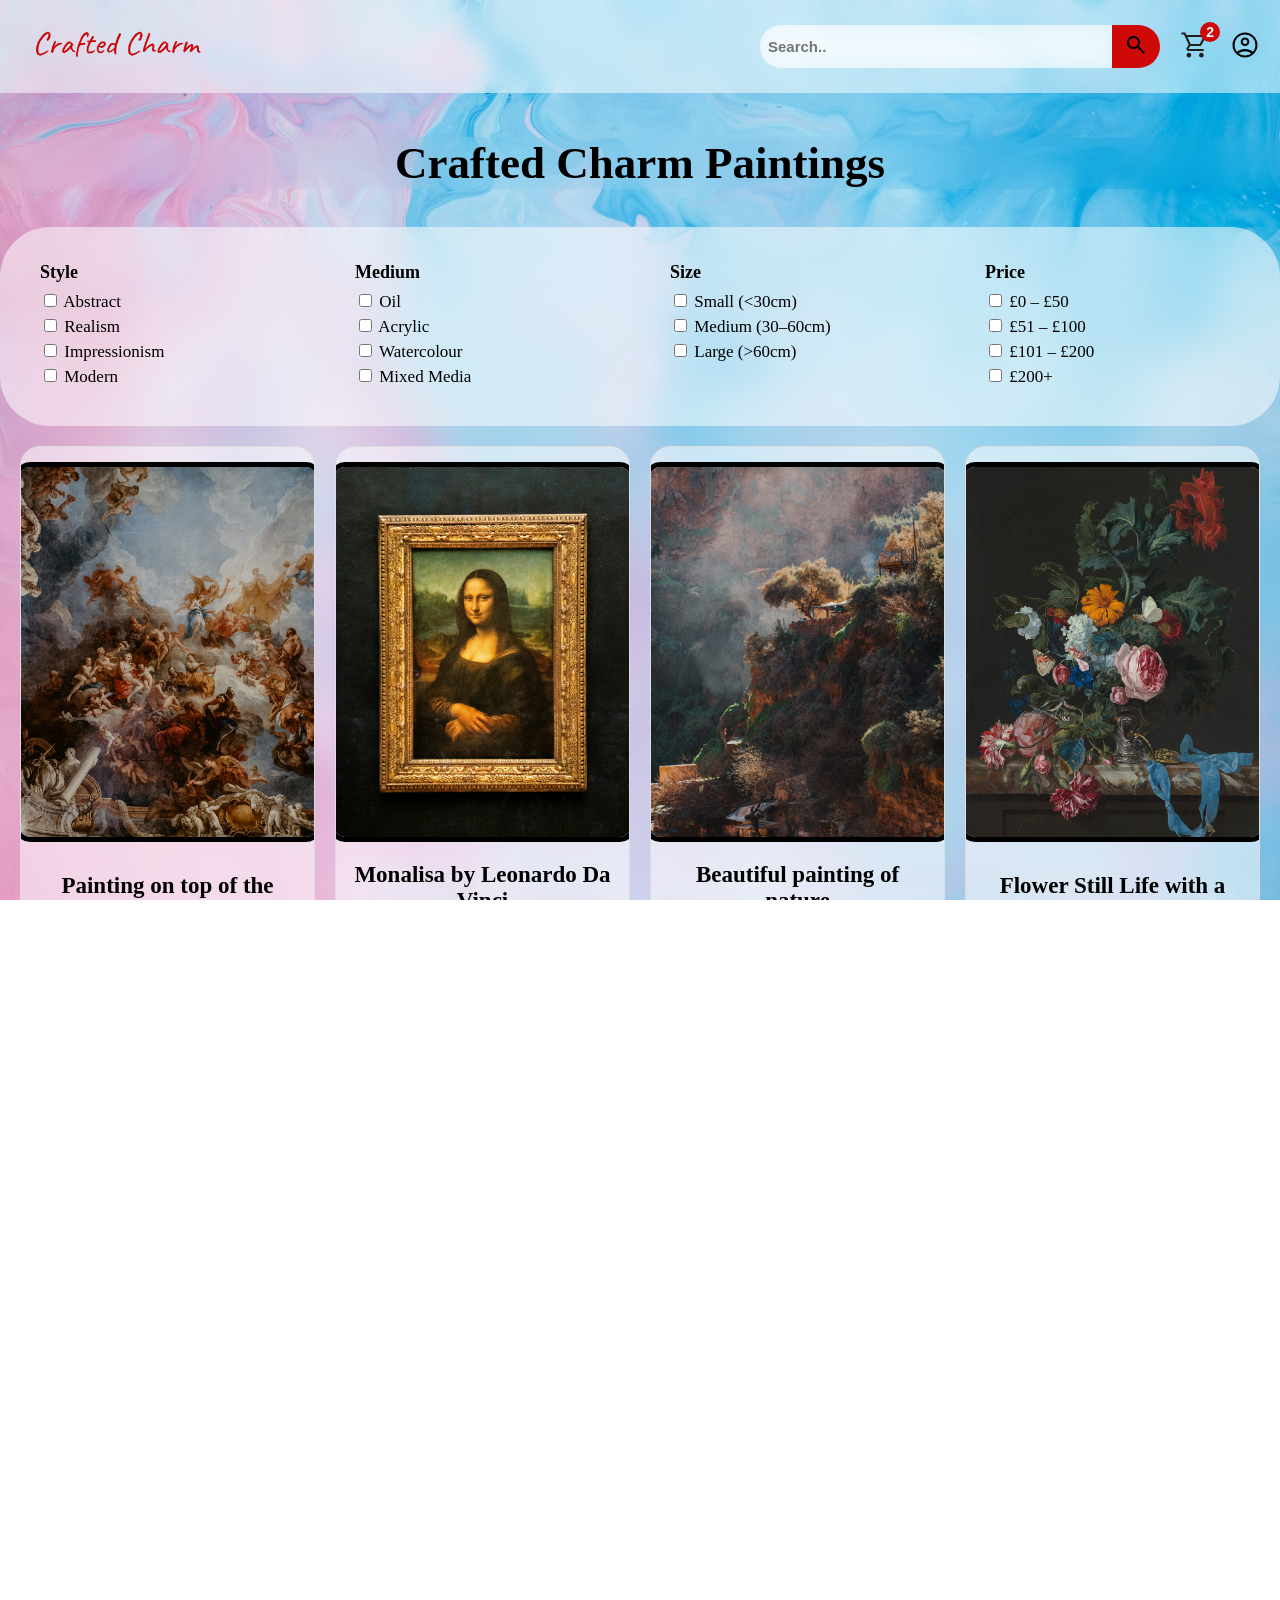
<file: Pages/paintings.html>
<!DOCTYPE html>
<html lang="en">
<head>
    <meta charset="UTF-8">
    <meta name="viewport" content="width=device-width, initial-scale=1.0">
    <title>Paintings - Crafted Charm</title>
    <link rel="stylesheet" href="/styles/paintings.css">
    <link rel="icon" href="/images/favicon.png" type="image/png">
    <link rel="stylesheet" href="https://fonts.googleapis.com/css2?family=Material+Symbols+Outlined:opsz,wght,FILL,GRAD@24,400,0,0&icon_names=search" />
</head>
<body>

    <header>
        <div class="header-section">
                <a href="#" class="logo">
                    <img src="/images/logo.png" alt="crafted charm logo" width="200px" height="auto">
                </a>

            <div class="search-cart-wrapper">
                <div class="search-container">
                    <form>
                    <input type="text" placeholder="Search.." name="search">
                    <button type="submit">
                        <span class="material-symbols-outlined">search</span>
                    </button>
                    </form>
                </div>

                <div class="cart-container">
                    <div class="cart">
                    <a href="/pages/cart.html"><img src="/images/cart.svg" alt="cart"></a>
                    <span class="cart-count">2</span>
                    </div>
                </div>

                <div class="auth-container">
                    <a href="/pages/signin.html" class="auth-link">
                        <img src="/images/member.svg" alt="cart" class="auth-icon">
                    </a>
                </div>
        </div>
    </header>

    <main>

        <section class= "all-sections">
            <div id="intro">
                <h1>Crafted Charm Paintings</h1>
            </div>
        </section>


        <section class= "all-sections">
            <details class="mobile-filters">
                <summary>Show Filters</summary>
                    <form class="filters">
                    <div class="filter-group">
                        <h3>Style</h3>
                        <label><input type="checkbox" name="style" value="abstract"> Abstract</label>
                        <label><input type="checkbox" name="style" value="realism"> Realism</label>
                        <label><input type="checkbox" name="style" value="impressionism"> Impressionism</label>
                        <label><input type="checkbox" name="style" value="modern"> Modern</label>
                    </div>

                    <div class="filter-group">
                        <h3>Medium</h3>
                        <label><input type="checkbox" name="medium" value="oil"> Oil</label>
                        <label><input type="checkbox" name="medium" value="acrylic"> Acrylic</label>
                        <label><input type="checkbox" name="medium" value="watercolour"> Watercolour</label>
                        <label><input type="checkbox" name="medium" value="mixed"> Mixed Media</label>
                    </div>

                    <div class="filter-group">
                        <h3>Size</h3>
                        <label><input type="checkbox" name="size" value="small"> Small (&lt;30cm)</label>
                       <label><input type="checkbox" name="size" value="medium"> Medium (30–60cm)</label>
                        <label><input type="checkbox" name="size" value="large"> Large (&gt;60cm)</label>
                    </div>

                    <div class="filter-group">
                        <h3>Price</h3>
                        <label><input type="checkbox" name="price" value="0-50"> £0 – £50</label>
                        <label><input type="checkbox" name="price" value="51-100"> £51 – £100</label>
                        <label><input type="checkbox" name="price" value="101-200"> £101 – £200</label>
                        <label><input type="checkbox" name="price" value="200+"> £200+</label>
                    </div>
                    </form>
            </details>

            <form class="filters">
                <div class="filter-group">
                    <h3>Style</h3>
                    <label><input type="checkbox" name="style" value="abstract"> Abstract</label>
                    <label><input type="checkbox" name="style" value="realism"> Realism</label>
                    <label><input type="checkbox" name="style" value="impressionism"> Impressionism</label>
                    <label><input type="checkbox" name="style" value="modern"> Modern</label>
                </div>

                <div class="filter-group">
                    <h3>Medium</h3>
                    <label><input type="checkbox" name="medium" value="oil"> Oil</label>
                    <label><input type="checkbox" name="medium" value="acrylic"> Acrylic</label>
                    <label><input type="checkbox" name="medium" value="watercolour"> Watercolour</label>
                    <label><input type="checkbox" name="medium" value="mixed"> Mixed Media</label>
                </div>

                <div class="filter-group">
                    <h3>Size</h3>
                    <label><input type="checkbox" name="size" value="small"> Small (&lt;30cm)</label>
                    <label><input type="checkbox" name="size" value="medium"> Medium (30–60cm)</label>
                    <label><input type="checkbox" name="size" value="large"> Large (&gt;60cm)</label>
                </div>

                <div class="filter-group">
                    <h3>Price</h3>
                    <label><input type="checkbox" name="price" value="0-50"> £0 – £50</label>
                    <label><input type="checkbox" name="price" value="51-100"> £51 – £100</label>
                    <label><input type="checkbox" name="price" value="101-200"> £101 – £200</label>
                    <label><input type="checkbox" name="price" value="200+"> £200+</label>
                </div>
            </form>


            <div class="products">
                <div class="product">
                    <a href="painting-details.html">
                        <img src="/images/painting2.jpg" alt="Painting on top of the Palace of Versailles">
                        <h4>Painting on top of the Palace of Versailles</h4>
                        <p class="price">£850.00</p>
                    </a>
                    <button class="cta-button" title="Add item to cart">
                        <img src="/images/cart-add.svg" alt="Add item to cart" id="cart-add">
                    </button>
                </div>


                <div class="product">
                    <a href="page404.html">
                        <img src="/images/painting1.jpg" alt="Monalisa by Leonardo Da Vinci">
                        <h4>Monalisa by Leonardo Da Vinci</h4>
                        <p class="price">£ - Priceless</p>
                        <p class="price" style="text-decoration: line-through;">£1,000,000,000,000.00</p>
                    </a>
                    <button class="cta-button" title="Add item to cart">
                        <img src="/images/cart-add.svg" alt="Add item to cart" id="cart-add">
                    </button>
                </div>


                <div class="product">
                    <a href="page404.html">
                        <img src="/images/painting3.jpg" alt="A painting of nature">
                        <h4>Beautiful painting of nature</h4>
                        <p class="price">£450.00</p>
                        <p class="price" style="text-decoration: line-through;">£600.00</p>
                    </a>
                    <button class="cta-button" title="Add item to cart">
                        <img src="/images/cart-add.svg" alt="Add item to cart" id="cart-add">
                    </button>
                </div>

                <div class="product">
                    <a href="page404.html">
                        <img src="/images/painting4.jpg" alt="Flower Still Life with a Timepiece">
                        <h4>Flower Still Life with a Timepiece</h4>
                        <p class="price">£200.00</p>
                    </a>
                    
                    <button class="cta-button" title="Add item to cart">
                        <img src="/images/cart-add.svg" alt="Add item to cart" id="cart-add">
                    </button>
                </div>
            </div>
        </section>

        <section class="all-sections" id="pagination-section">
            <nav class="pagination">
                <button class="prev"><img src="/images/arrow-left.svg" ></button>
                <button class="page active">1</button>
                <button class="page">2</button>
                <button class="page">3</button>
                <button class="page">4</button>
                <button class="page">5</button>
                <button class="next"><img src="/images/arrow-right.svg" ></button>
            </nav>
        </section>








    </main>



    <footer>
        <div class="footer-content">
            <div class="footer-section">
                <h3>About Crafted Charm</h3>
                <p>We are passionate artisans dedicated to creating beautiful, handmade treasures that bring joy and meaning to everyday life.</p>
            </div>
            
            <div class="footer-section">
                <h3>Quick Links</h3>
                <p><a href="#">Home</a></p>
                <p><a href="#">Contact Us</a></p>
                <p><a href="pages/cart.html">Cart</a></p>
                <p><a href="#shipping">Shipping Info</a></p>
                <p><a href="#categories-section">Categories</a></p>
                <p><a href="#featured-section">Featured Project</a></p>
            </div>
            
            <div class="footer-section">
                <h3>Contact Info</h3>
                <p>support@craftedcharm.com</p>
                <p>020 1234 56789</p>
                <p>67 Bryan Avenue, RN11 9RT, London</p>
            </div>
            
            <div class="footer-section">
                <h3>Follow Us</h3>
                <div class="social-links">
                    <a href="#" title="Facebook"><img src="/images/facebook.svg" alt="facebook" width="50px" class="social-image"></a>
                    <a href="#" title="Instagram"><img src="/images/instagram.svg" alt="Instagram" width="50px" class="social-image"></a>
                    <a href="#" title="Email"><img src="/images/mail.svg" alt="Email" width="50px" class="social-image"></a>
                </div>
            </div>
        </div>
        
        <div style="text-align: center; margin-top: 30px; padding-top: 20px; border-top: 1px solid rgba(255,255,255,0.2);">
            <p style="font-size: 16px;">&copy; 2025 Crafted Charm. All rights reserved.</p>
        </div>
    </footer>
    
</body>
</html>
</file>
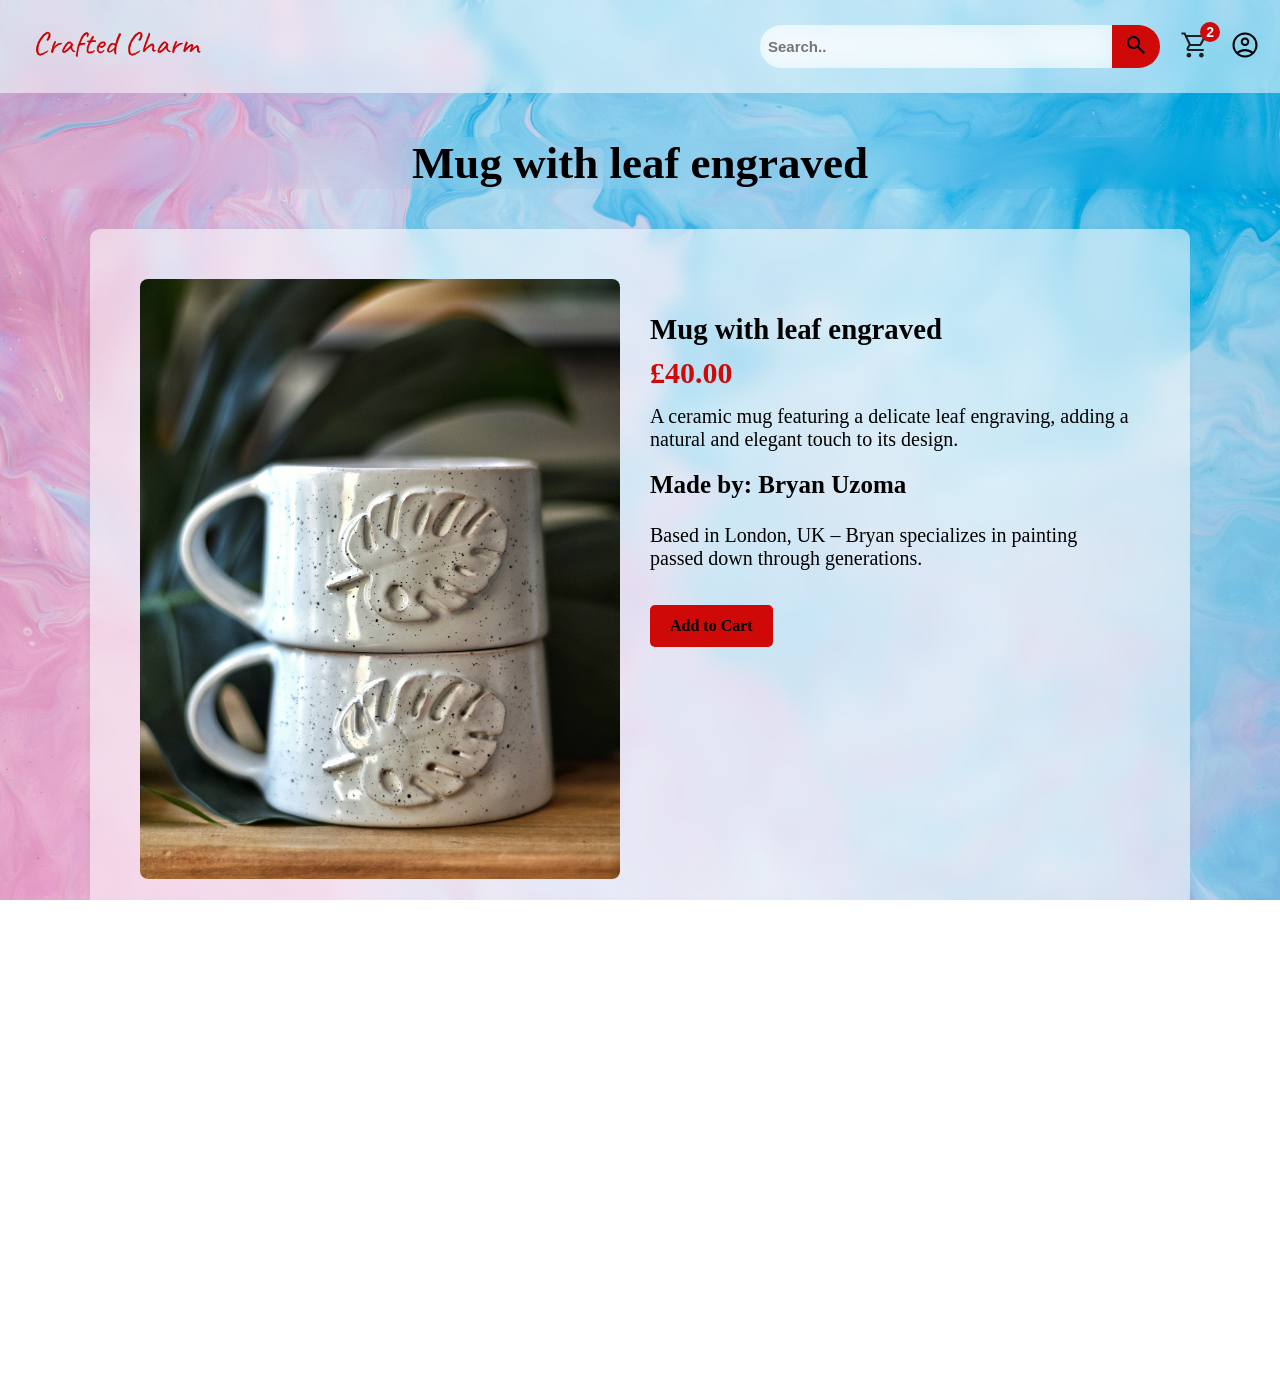
<file: Pages/pottery-details.html>
<!DOCTYPE html>
<html lang="en">
<head>
    <meta charset="UTF-8">
    <meta name="viewport" content="width=device-width, initial-scale=1.0">
    <title>Mug with leaf engraved</title>
    <link rel="stylesheet" href="/styles/product-details.css">
    <link rel="icon" href="/images/favicon.png" type="image/png">
    <link rel="stylesheet" href="https://fonts.googleapis.com/css2?family=Material+Symbols+Outlined:opsz,wght,FILL,GRAD@24,400,0,0&icon_names=search" />
</head>
<body>

    <header>
        <div class="header-section">
                <a href="#" class="logo">
                    <img src="/images/logo.png" alt="crafted charm logo" width="200px" height="auto">
                </a>

            <div class="search-cart-wrapper">
                <div class="search-container">
                    <form>
                    <input type="text" placeholder="Search.." name="search">
                    <button type="submit">
                        <span class="material-symbols-outlined">search</span>
                    </button>
                    </form>
                </div>

                <div class="cart-container">
                    <div class="cart">
                    <a href="/pages/cart.html"><img src="/images/cart.svg" alt="cart"></a>
                    <span class="cart-count">2</span>
                    </div>
                </div>

                <div class="auth-container">
                    <a href="/pages/signin.html" class="auth-link">
                        <img src="/images/member.svg" alt="cart" class="auth-icon">
                    </a>
                </div>
        </div>
    </header>

    <main>

        <section class= "all-sections">
            <div id="intro">
                <h1>Mug with leaf engraved</h1>
            </div>
        </section>

            <section class="product-details">
                <div class="image-container">
                    <a href="#img1">
                        <img src="/images/pottery1.jpg" alt="Mug with leaf engraved" />
                    </a>
                </div>

                <div class="lightbox" id="img1">
                    <a href="#" class="lightbox-bg"></a>
                    <div class="lightbox-content">
                        <img src="/images/pottery1.jpg" alt="Jewellery set enlarged">
                        <a href="#" class="close"></a>
                    </div>
                </div>

                <div class="info">
                    <h2>Mug with leaf engraved</h2>
                    <p class="price" style="font-weight: bold;">£40.00</p>
                    <p class="description">
                        A ceramic mug featuring a delicate leaf engraving, adding a natural and elegant touch to its design.
                    </p>

                <div class="artisan">
                    <h3>Made by: Bryan Uzoma</h3>
                    <p class="description">Based in London, UK – Bryan specializes in painting passed down through generations.</p>
                </div>
                <a href="#" class="buy-button">Add to Cart</a>
                </div>
            </section>
                
        



    </main>



    <footer>
        <div class="footer-content">
            <div class="footer-section">
                <h3>About Crafted Charm</h3>
                <p>We are passionate artisans dedicated to creating beautiful, handmade treasures that bring joy and meaning to everyday life.</p>
            </div>
            
            <div class="footer-section">
                <h3>Quick Links</h3>
                <p><a href="#">Home</a></p>
                <p><a href="#">Contact Us</a></p>
                <p><a href="pages/cart.html">Cart</a></p>
                <p><a href="#shipping">Shipping Info</a></p>
                <p><a href="#categories-section">Categories</a></p>
                <p><a href="#featured-section">Featured Project</a></p>
            </div>
            
            <div class="footer-section">
                <h3>Contact Info</h3>
                <p>support@craftedcharm.com</p>
                <p>020 1234 56789</p>
                <p>67 Bryan Avenue, RN11 9RT, London</p>
            </div>
            
            <div class="footer-section">
                <h3>Follow Us</h3>
                <div class="social-links">
                    <a href="#" title="Facebook"><img src="/images/facebook.svg" alt="facebook" width="50px" class="social-image"></a>
                    <a href="#" title="Instagram"><img src="/images/instagram.svg" alt="Instagram" width="50px" class="social-image"></a>
                    <a href="#" title="Email"><img src="/images/mail.svg" alt="Email" width="50px" class="social-image"></a>
                </div>
            </div>
        </div>
        
        <div style="text-align: center; margin-top: 30px; padding-top: 20px; border-top: 1px solid rgba(255,255,255,0.2);">
            <p style="font-size: 16px;">&copy; 2025 Crafted Charm. All rights reserved.</p>
        </div>
    </footer>
    
</body>
</html>
</file>
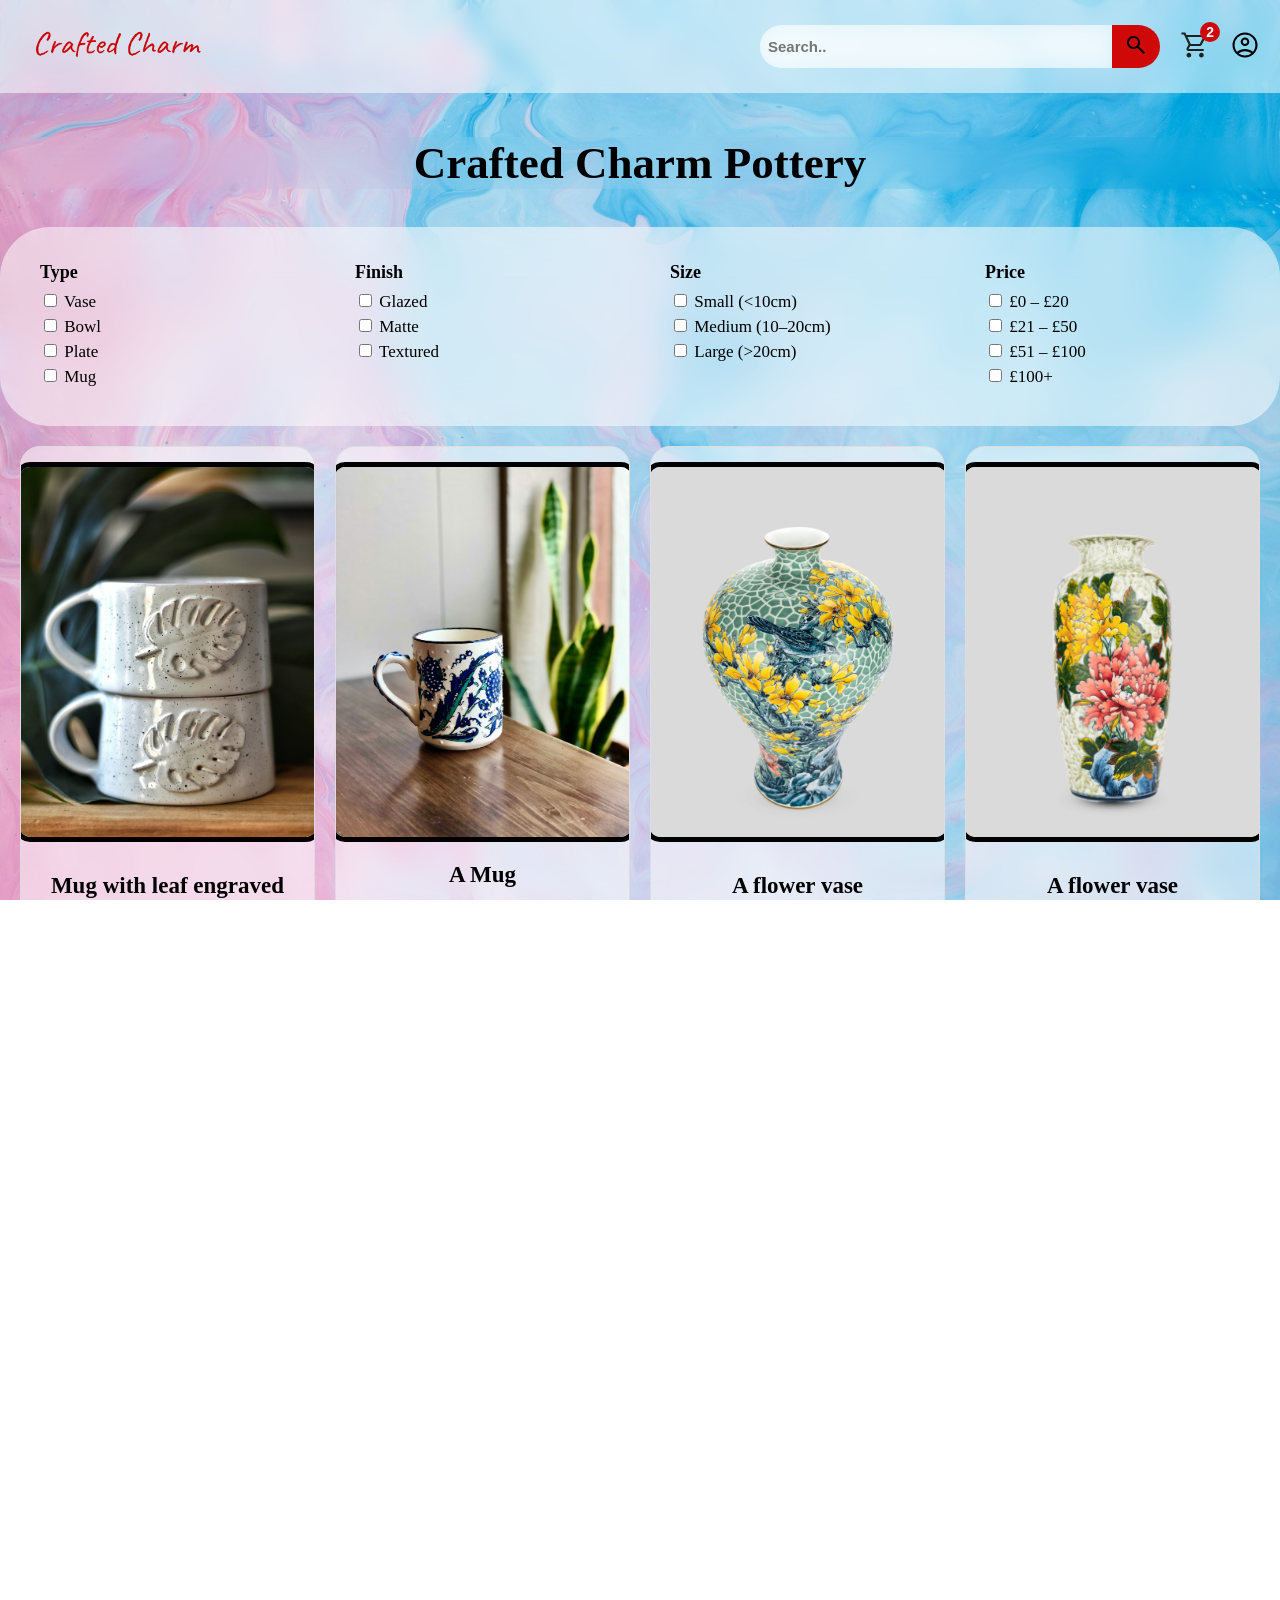
<file: Pages/pottery.html>
<!DOCTYPE html>
<html lang="en">
<head>
    <meta charset="UTF-8">
    <meta name="viewport" content="width=device-width, initial-scale=1.0">
    <title>Pottery - Crafted Charm</title>
    <link rel="stylesheet" href="/styles/pottery.css">
    <link rel="icon" href="/images/favicon.png" type="image/png">
    <link rel="stylesheet" href="https://fonts.googleapis.com/css2?family=Material+Symbols+Outlined:opsz,wght,FILL,GRAD@24,400,0,0&icon_names=search" />
</head>
<body>

    <header>
        <div class="header-section">
                <a href="#" class="logo">
                    <img src="/images/logo.png" alt="crafted charm logo" width="200px" height="auto">
                </a>

            <div class="search-cart-wrapper">
                <div class="search-container">
                    <form>
                    <input type="text" placeholder="Search.." name="search">
                    <button type="submit">
                        <span class="material-symbols-outlined">search</span>
                    </button>
                    </form>
                </div>

                <div class="cart-container">
                    <div class="cart">
                    <a href="/pages/cart.html"><img src="/images/cart.svg" alt="cart"></a>
                    <span class="cart-count">2</span>
                    </div>
                </div>

                <div class="auth-container">
                    <a href="/pages/signin.html" class="auth-link">
                        <img src="/images/member.svg" alt="cart" class="auth-icon">
                    </a>
                </div>
        </div>
    </header>

    <main>

        <section class= "all-sections">
            <div id="intro">
                <h1>Crafted Charm Pottery</h1>
            </div>
        </section>


        <section class="all-sections">
                <details class="mobile-filters">
                    <summary>Show Filters</summary>
                    <form class="filters">
                        <div class="filter-group">
                            <h3>Type</h3>
                            <label><input type="checkbox" name="type" value="vase"> Vase</label>
                            <label><input type="checkbox" name="type" value="bowl"> Bowl</label>
                            <label><input type="checkbox" name="type" value="plate"> Plate</label>
                            <label><input type="checkbox" name="type" value="mug"> Mug</label>
                        </div>

                        <div class="filter-group">
                            <h3>Finish</h3>
                            <label><input type="checkbox" name="finish" value="glazed"> Glazed</label>
                            <label><input type="checkbox" name="finish" value="matte"> Matte</label>
                            <label><input type="checkbox" name="finish" value="textured"> Textured</label>
                        </div>

                        <div class="filter-group">
                            <h3>Size</h3>
                            <label><input type="checkbox" name="size" value="small"> Small (&lt;10cm)</label>
                            <label><input type="checkbox" name="size" value="medium"> Medium (10–20cm)</label>
                            <label><input type="checkbox" name="size" value="large"> Large (&gt;20cm)</label>
                        </div>

                        <div class="filter-group">
                            <h3>Price</h3>
                            <label><input type="checkbox" name="price" value="0-20"> £0 – £20</label>
                            <label><input type="checkbox" name="price" value="21-50"> £21 – £50</label>
                            <label><input type="checkbox" name="price" value="51-100"> £51 – £100</label>
                            <label><input type="checkbox" name="price" value="100+"> £100+</label>
                        </div>
                    </form>
                </details>

                <form class="filters">
                    <div class="filter-group">
                        <h3>Type</h3>
                        <label><input type="checkbox" name="type" value="vase"> Vase</label>
                        <label><input type="checkbox" name="type" value="bowl"> Bowl</label>
                        <label><input type="checkbox" name="type" value="plate"> Plate</label>
                        <label><input type="checkbox" name="type" value="mug"> Mug</label>
                    </div>

                    <div class="filter-group">
                        <h3>Finish</h3>
                        <label><input type="checkbox" name="finish" value="glazed"> Glazed</label>
                        <label><input type="checkbox" name="finish" value="matte"> Matte</label>
                        <label><input type="checkbox" name="finish" value="textured"> Textured</label>
                    </div>

                    <div class="filter-group">
                        <h3>Size</h3>
                        <label><input type="checkbox" name="size" value="small"> Small (&lt;10cm)</label>
                        <label><input type="checkbox" name="size" value="medium"> Medium (10–20cm)</label>
                        <label><input type="checkbox" name="size" value="large"> Large (&gt;20cm)</label>
                    </div>

                    <div class="filter-group">
                        <h3>Price</h3>
                        <label><input type="checkbox" name="price" value="0-20"> £0 – £20</label>
                        <label><input type="checkbox" name="price" value="21-50"> £21 – £50</label>
                        <label><input type="checkbox" name="price" value="51-100"> £51 – £100</label>
                        <label><input type="checkbox" name="price" value="100+"> £100+</label>
                    </div>
                </form>
            </section>


            <div class="products">
                <div class="product">
                    <a href="pottery-details.html">
                        <img src="/images/pottery1.jpg" alt="Mug with leaf engraved">
                        <h4>Mug with leaf engraved</h4>
                        <p class="price">£40.00</p>
                    </a>
                    <button class="cta-button" title="Add item to cart">
                        <img src="/images/cart-add.svg" alt="Add item to cart" id="cart-add">
                    </button>
                </div>

                <div class="product">
                    <a href="page404.html">
                        <img src="/images/pottery2.jpg" alt="A mug">
                        <h4>A  Mug</h4>
                        <p class="price">£90.00  </p>
                        <p class="price" style="text-decoration: line-through;">£120.00</p>
                    </a>
                    <button class="cta-button" title="Add item to cart">
                        <img src="/images/cart-add.svg" alt="Add item to cart" id="cart-add">
                    </button>
                </div>

                <div class="product">
                    <a href="page404.html">
                        <img src="/images/pottery3.jpg" alt="A flower vase">
                        <h4>A flower vase</h4>
                        <p class="price">£95.99</p>
                    </a>
                    <button class="cta-button" title="Add item to cart">
                        <img src="/images/cart-add.svg" alt="Add item to cart" id="cart-add">
                    </button>
                </div>

                <div class="product">
                    <a href="page404.html">
                        <img src="/images/pottery4.jpg" alt="A flower vase">
                        <h4>A flower vase</h4>
                        <p class="price">£100.89</p>
                    </a>
                    
                    <button class="cta-button" title="Add item to cart">
                        <img src="/images/cart-add.svg" alt="Add item to cart" id="cart-add">
                    </button>
                </div>
            </div>
        </section>

        <section class="all-sections" id="pagination-section">
            <nav class="pagination">
                <button class="prev"><img src="/images/arrow-left.svg" ></button>
                <button class="page active">1</button>
                <button class="page">2</button>
                <button class="page">3</button>
                <button class="page">4</button>
                <button class="page">5</button>
                <button class="next"><img src="/images/arrow-right.svg" ></button>
            </nav>
        </section>








    </main>



    <footer>
        <div class="footer-content">
            <div class="footer-section">
                <h3>About Crafted Charm</h3>
                <p>We are passionate artisans dedicated to creating beautiful, handmade treasures that bring joy and meaning to everyday life.</p>
            </div>
            
            <div class="footer-section">
                <h3>Quick Links</h3>
                <p><a href="#">Home</a></p>
                <p><a href="#">Contact Us</a></p>
                <p><a href="pages/cart.html">Cart</a></p>
                <p><a href="#shipping">Shipping Info</a></p>
                <p><a href="#categories-section">Categories</a></p>
                <p><a href="#featured-section">Featured Project</a></p>
            </div>
            
            <div class="footer-section">
                <h3>Contact Info</h3>
                <p>support@craftedcharm.com</p>
                <p>020 1234 56789</p>
                <p>67 Bryan Avenue, RN11 9RT, London</p>
            </div>
            
            <div class="footer-section">
                <h3>Follow Us</h3>
                <div class="social-links">
                    <a href="#" title="Facebook"><img src="/images/facebook.svg" alt="facebook" width="50px" class="social-image"></a>
                    <a href="#" title="Instagram"><img src="/images/instagram.svg" alt="Instagram" width="50px" class="social-image"></a>
                    <a href="#" title="Email"><img src="/images/mail.svg" alt="Email" width="50px" class="social-image"></a>
                </div>
            </div>
        </div>
        
        <div style="text-align: center; margin-top: 30px; padding-top: 20px; border-top: 1px solid rgba(255,255,255,0.2);">
            <p style="font-size: 16px;">&copy; 2025 Crafted Charm. All rights reserved.</p>
        </div>
    </footer>
    
</body>
</html>
</file>
<file: styles/home-page.css>
@font-face {
  font-family: 'Cormorant Garamond';
  src: url('/fonts/PlayfairDisplay-Regular.woff2') format('woff2'),
       url('/fonts/PlayfairDisplay-Regular.woff') format('woff');
  font-style: normal;
}

:root {
  --primary-color: rgba(255, 255, 255, 0.521);
  --secondary-color: #cf0808;
  --text-color: #000000;
}

html, body {
  height: 100%;
  margin: 0;
  display: flex;
  flex-direction: column;
}

main {
  flex: 1;
}

html {
scroll-behavior: smooth;
overflow-x: hidden;
}

body {
  margin: 0;
  padding-top: 100px;
  padding: 0;
  overflow-x: hidden;
  font-family: "PlayfairDisplay-Regular", serif;
  background: url(/images/background.jpg) no-repeat center center fixed;
  background-size: cover;
}

.header-section {
  display: flex;
  justify-content: space-between;
  align-items: center;
  flex-wrap: wrap;
  padding: 15px 20px;
  margin: 0;
  gap: 15px;
  position: fixed;
  width: 100%;       
  box-sizing: border-box;   
  overflow: hidden; 
  top: 0;
  z-index: 1001;
  background: var(--primary-color);
  backdrop-filter: blur(10px);
}

main {
  padding-top: 200px;
}

.logo {
  flex: 1;
  display: flex;
  align-items: center;
}

.search-cart-wrapper {
  display: flex;
  align-items: center;
  flex: 2;
  justify-content: flex-end;
  gap: 20px;
}

.search-container {
  flex: 1;
  max-width: 400px;
}

.search-container form {
  display: flex;
  width: 100%;
}

.search-container input[type=text] {
  flex: 1;
  padding: 8px;
  border: 1px;
  border-radius: 50px 0 0 50px;
  font-size: 15px;
  font-weight: bold;
  background: var(--primary-color);
  backdrop-filter: blur(10px);
}

.search-container button {
  padding: 8px 12px;
  border-left: none;
  border: none;
  cursor: pointer;
  border-radius: 0 50px 50px 0;
  background-color: var(--secondary-color);
  transition: transform 0.3s ease;
}
.search-container button :hover {
  transform: scale(1.3);
}
.cart-container {
  position: relative;
  flex-shrink: 0;
}

.cart img {
  width: 30px;
  height: auto;
  transition: transform 0.2s ease;
}

.cart img:hover {
  transform: scale(1.1);
}


.cart-count {
  position: absolute;
  top: -8px;
  right: -10px;
  background: var(--secondary-color);
  color: white;
  font-size: 14px;
  font-weight: bold;
  padding: 2px 6px;
  border-radius: 50%;
  font-family: Verdana, Geneva, Tahoma, sans-serif;
}

.auth-container {
  display: flex;
  align-items: center;
  gap: 15px;
}

.auth-container .auth-icon {
  width: 30px;
  height: auto;
  cursor: pointer;
  transition: transform 0.2s ease;
}

.auth-container .auth-icon:hover {
  transform: scale(1.1);
}

.navbar {
  display: flex;
  justify-content: space-evenly;
  align-items: center;
  background: var(--primary-color);
  backdrop-filter: blur(10px);
  border-radius: 50px;
  padding: 12px 10px;
  width: 100%;
  margin-top: 5px;
  box-sizing: border-box;
  position: sticky;
  top: 65px; 
  z-index: 1000;
}

.navbar a {
  flex: 1; 
  min-width: 70px; 
  text-align: center;
  color: var(--text-color);
  text-decoration: none;
  font-size: 20px;
  padding: 12px 0;
  transition: 0.3s ease-out, transform 1s ease-out;
}

.navbar a:hover {
  background-color: var(--secondary-color);
  backdrop-filter: blur(10px);
  border-radius: 50px;
  color: white;
}

h1 {
  font-size: 45px;
  font-weight: bold;
}

h2 {
  font-size: 40px;
}

h3 {
  font-size: 35px;
}

p {
  font-size: 30px;
}

.all-sections {
  margin: 20px 0px;
  backdrop-filter: blur(20px);
}

img, iframe {
  max-width: 100%;
  height: auto;
  display: block;
}


#intro {
  justify-content: center;
  padding: 20px 30px;
  display: block;
  align-items: center;
  background-size: cover;
  text-align: center;
  margin: 20px;
  padding: 20px;
  backdrop-filter: blur(15px);
}

#video-section {
  text-align: center;
  padding: 40px 20px;
  background-size: cover;
}

.video-container {
  position: relative;
  width: 800px;
  height: 500px;
  overflow: hidden;
  margin: 0 auto;
  border-radius: 20px;
}

.video-container iframe {
  position: absolute;
  top: 0;
  left: 0;
  width: 100%;
  height: 100%;
  border-radius: 10px;
}


.categories-section {
  padding: 40px 20px;
  text-align: center;
}

.categories-grid {
  display: grid;
  grid-template-columns: repeat(auto-fit, minmax(250px, 2fr));
  gap: 20px;
  max-width: 1200px;
  margin: 0 auto;
}

.category-card {
  background-color: var(--primary-color);
  backdrop-filter: blur(10px);
  border: 1px solid rgba(255, 255, 255, 0.411);
  border-radius: 20px;
  padding: 30px 20px;
  text-align: center;
  transition: transform 0.3s ease, box-shadow 0.3s ease;
  cursor: pointer;
}

.category-card:hover {
  transform: translateY(-10px);
  box-shadow: 0 15px 40px rgba(0,0,0,0.2);
}

.category-card img {
  width: 100%;
  height: auto;
  max-height: 300px; 
  object-fit: cover;
  border-radius: 15px;
  margin-bottom: 15px;
}

.category-card h3 {
  margin: 15px 0;
  font-size: 28px;
}

.category-card p {
  font-size: 18px;
  margin: 10px 0;
}


.featured-section {
  padding: 40px 20px;
  text-align: center;
}

.featured-content {
  display: flex;
  align-items: center;
  max-width: 1200px;
  margin: 0 auto;
  gap: 40px;
}

.featured-image {
  flex: 1;
}

.featured-image img {
  width: 100%;
  height: auto;
  border-radius: 20px;
  margin-right: 50px ;
}

.featured-text {
  flex: 1;
  text-align: left;
}

.featured-text h2 {
  margin-bottom: 20px;
}

.featured-text p {
  line-height: 1.4;
  margin-bottom: 30px;
}

.cta-button {
  background-color: var(--secondary-color);
  backdrop-filter: blur(10px);
  color: white;
  padding: 15px 30px;
  border: none;
  border-radius: 50px;
  font-size: 20px;
  font-family: inherit;
  cursor: pointer;
  transition: all 0.3s ease;
  text-decoration: none;
  display: inline-block;
}

.cta-button:hover {
  background-color: var(--secondary-color);
  transform: translateY(-2px);
  box-shadow: 0 5px 15px rgba(0,0,0,0.2);
}

.testimonial-section {
  padding: 40px 20px;
  text-align: center;
}

.testimonial-container {
  display: flex;
  flex-direction: column;
  align-items: center;
  justify-content: center;
  max-width: 800px; 
  margin: 0 auto;
  padding: 20px;
  background: rgba(255, 255, 255, 0.6);
  border-radius: 15px;
  text-align: center;
}

.testimonial-text {
  font-size: 20px;
  margin-bottom: 30px;
  line-height: 1.6;
}

.testimonial-author {
  font-size: 22px;
  font-weight: bold;
  color: var(--secondary-color);
}

.stars {
  font-size: 30px;
  color: #ffd700;
  margin: 20px 0;
}

footer {
  background-color: rgba(0, 0, 0, 0.8);
  backdrop-filter: blur(20px);
  color: white;
  padding: 10px 0px;
  text-align: center;
  margin-top: 50px;
  letter-spacing: 0.5px;
}

.footer-content {
  max-width: 1200px;
  margin: 0 auto;
  display: grid;
  grid-template-columns: repeat(auto-fit, minmax(250px, 1fr));
  gap: 30px;
}

.footer-section h3 {
  margin-bottom: 10px;
  color: var(--secondary-color);
  font-size: 20px;
}

.footer-section p, .footer-section a {
  font-size: 18px;
  color: white;
  text-decoration: none;
}

.footer-section a:hover {
  color: var(--secondary-color);
}

.social-links {
  display: flex;
  justify-content: center;
  gap: 20px;
  margin-top: 20px;
}

.social-links a {
  display: flex;
  text-align: center;
  font-size: 20px;
  transition: all 0.3s ease;
}

.social-links a:hover {
  transform: translateY(-2px);
}

.all-sections,
.categories-grid,
.featured-content,
.footer-content {
  max-width: 100%;
  margin: 20px 0;
}


@media screen and (max-width: 768px) {
  .header-section {
    flex-direction: column;
    align-items: center;
    gap: 15px;
  }

  .search-cart-wrapper {
    justify-content: flex-start;
    width: 100%;
  }

  .search-container {
    flex: 1;
    max-width: 100%;
  }

  main {
  padding-top: 260px;
}

  .navbar {
    justify-content: space-around;
  }

  .navbar a {
    font-size: 16px;
    font-weight: bold;
    padding: 10px 0;
  }

  #hero-section {
    flex-direction: column;
    padding: 10px 20px;
    align-items: center;
    text-align: center;
  }

  #hero-image img {
    width: 100%;
    max-width: 300px;
    height: auto;
    border-radius: 20px;
  }

  h1 {
    font-size: 40px;
  }

  h2 {
  font-size: 35px;
  }

  h3 {
    font-size: 30px;
  }

  p {
    font-size: 25px;
  }

  .featured-content {
    flex-direction: column;
  }

  .featured-text {
    text-align: center;
    font-size: 10px;
  }

  .categories-grid {
    grid-template-columns: 1fr;
    gap: 20px;
  }


}
</file>
<file: fonts/stylesheet.css>
@font-face {
    font-family: 'Playfair Display';
    src: url('PlayfairDisplay-Regular.woff2') format('woff2'),
        url('PlayfairDisplay-Regular.woff') format('woff');
    font-weight: normal;
    font-style: normal;
    font-display: swap;
}
</file>
<file: styles/product-details.css>
@font-face {
  font-family: 'Cormorant Garamond';
  src: url('/fonts/PlayfairDisplay-Regular.woff2') format('woff2'),
       url('/fonts/PlayfairDisplay-Regular.woff') format('woff');
  font-style: normal;
}
:root {
  --primary-color: rgba(255, 255, 255, 0.521);
  --secondary-color: #cf0808;
  --text-color: #000000;
}

html {
scroll-behavior: smooth;
overflow-x: hidden;
}

html, body {
  height: 100%;
  margin: 0;
  display: flex;
  flex-direction: column;
}

main {
  flex: 1;
}

* {
    box-sizing: border-box;
}

body {
  margin: 0;
  padding-top: 100px;
  padding: 0;
  overflow-x: hidden;
  font-family: "PlayfairDisplay-Regular", serif;
  background: url(/images/background.jpg) no-repeat center center fixed;
  background-size: cover;
}

.header-section {
  display: flex;
  justify-content: space-between;
  align-items: center;
  flex-wrap: wrap;
  padding: 15px 20px;
  margin: 0;
  gap: 15px;
  position: fixed;
  width: 100%;       
  box-sizing: border-box;   
  overflow: hidden; 
  top: 0;
  z-index: 1001;
  background: var(--primary-color);
  backdrop-filter: blur(10px);
}

main {
  padding-top: 100px;
}

.logo {
    flex: 1;
    display: flex;
    align-items: center;
}

.search-cart-wrapper {
    display: flex;
    align-items: center;
    flex: 2;
    justify-content: flex-end;
    gap: 20px;
}

.search-container {
flex: 1;
max-width: 400px;
}

.search-container form {
display: flex;
width: 100%;
}

.search-container input[type=text] {
    flex: 1;
    padding: 8px;
    border: 1px;
    border-radius: 50px 0 0 50px;
    font-size: 15px;
    font-weight: bold;
    background: var(--primary-color);
    backdrop-filter: blur(10px);
}

.search-container button {
    padding: 8px 12px;
    border-left: none;
    border: none;
    cursor: pointer;
    border-radius: 0 50px 50px 0;
    background-color: var(--secondary-color);
    transition: transform 0.3s ease;
}
.search-container button :hover {
  transform: scale(1.3);
}

.cart-container {
    position: relative;
    flex-shrink: 0;
}

.cart img {
    width: 30px;
    height: auto;
    cursor: pointer;
    transition: transform 0.2s ease;
}

.cart img:hover {
  transform: scale(1.1);
}

.auth-container {
  display: flex;
  align-items: center;
  gap: 15px;
}

.auth-container .auth-icon {
  width: 30px;
  height: auto;
  cursor: pointer;
  transition: transform 0.2s ease;
}

.auth-container .auth-icon:hover {
  transform: scale(1.1);
}

.cart-count {
    position: absolute;
    top: -8px;
    right: -10px;
    background: var(--secondary-color);
    color: white;
    font-size: 14px;
    font-weight: bold;
    padding: 2px 6px;
    border-radius: 50%;
    font-family: Verdana, Geneva, Tahoma, sans-serif;
}

.all-sections {
    margin: 20px 0px;
    backdrop-filter: blur(20px);
}

h1 {
  font-size: 45px;
  font-weight: bold;
}

h2 {
  font-size: 35px;
}

h3 {
  font-size: 25px;
}

p {
  font-size: 30px;
}

#intro {
  justify-content: center;
  padding: 20px 30px;
  display: block;
  align-items: center;
  background-size: cover;
  text-align: center;
  margin: 20px;
  padding: 0px;
  backdrop-filter: blur(15px);
}

#cart-add{
    width: 30px;
}

.product-details {
  display: flex;
  flex-wrap: wrap;
  padding: 40px;
  max-width: 1100px;
  margin: 0 auto;
  background: var(--primary-color);
  backdrop-filter: blur(10px);
  border-radius: 10px;
  margin-top: 40px;
  box-shadow: 0 2px 8px rgba(0,0,0,0.05);
}

.image-container {
  flex: 1;
  min-width: 300px;
  padding: 10px;
}

.image-container img {
  width: 100%;
  border-radius: 8px;
}


.lightbox {
  display: none;
  position: fixed;
  z-index: 2000;
  top: 0;
  left: 0;
  width: 100%;
  height: 100%;
}


.lightbox:target {
  display: block;
}


.lightbox-bg {
  position: absolute;
  top: 0; left: 0;
  width: 100%; height: 100%;
  background: rgba(0,0,0,0.9);
  display: block;
}

.lightbox-content {
  position: fixed;
  top: 50%;
  left: 50%;
  transform: translate(-50%, -50%);
  max-width: 90%;
  max-height: 90%;
  display: flex;
  justify-content: center;
  align-items: center;
}

.lightbox-content img {
  max-width: 100%;
  max-height: 100%;
  border-radius: 8px;
  box-shadow: 0 0 15px rgba(0,0,0,0.5);
}



.close {
  position: absolute;
  top: 20px;
  right: 40px;
  text-decoration: none;
  font-size: 40px;
  color: white;
}




.info {
  flex: 1;
  min-width: 300px;
  padding: 20px;
}

.info h2 {
  font-size: 1.8rem;
  color: var(--text-color);
  margin-bottom: 10px;
}

.price {
  color: var(--secondary-color);
  margin: 10px 0;
}

.description {
  margin: 15px 0;
  font-size: 20px;

}

.artisan h3 {
  margin-top: 20px;
  color: var(--text-color);
}

.buy-button {
  display: inline-block;
  margin-top: 20px;
  background-color: var(--secondary-color);
  color: var(--text-color);
  font-weight: bold;
  padding: 12px 20px;
  text-decoration: none;
  border-radius: 5px;
  transition: background-color 0.3s ease;
}

.buy-button:hover {
  background-color: #ff0000;
}

footer {
  background-color: rgba(0, 0, 0, 0.8);
  backdrop-filter: blur(20px);
  color: white;
  padding: 10px 0px;
  text-align: center;
  margin-top: 50px;
  letter-spacing: 0.5px;
}

.footer-content {
  max-width: 1200px;
  margin: 0 auto;
  display: grid;
  grid-template-columns: repeat(auto-fit, minmax(250px, 1fr));
  gap: 30px;
}

.footer-section h3 {
  margin-bottom: 10px;
  color: var(--secondary-color);
  font-size: 20px;
}

.footer-section p, .footer-section a {
  font-size: 18px;
  color: white;
  text-decoration: none;
}

.footer-section a:hover {
  color: var(--secondary-color);
}

.social-links {
  display: flex;
  justify-content: center;
  gap: 20px;
  margin-top: 20px;
}

.social-links a {
  display: flex;
  text-align: center;
  font-size: 20px;
  transition: all 0.3s ease;
}

.social-links a:hover {
  transform: translateY(-2px);
}

@media screen and (max-width: 768px) {
    .header-section {
        flex-direction: column;
        align-items: center;
        gap: 15px;
    }
    main {
        padding-top: 150px;
    }

    .search-cart-wrapper {
        justify-content: flex-start;
        width: 100%;
    }

    .search-container {
        flex: 1;
        max-width: 100%;
    }
    .product-details {
    flex-direction: column;
    padding: 20px;
  }

  .lightbox-content {
    max-width: 95%;
    max-height: 80%;
  }

  .lightbox-content img {
    max-width: 100%;
    max-height: 100%;
  }

  .close {
    top: 10px;
    right: 20px;
    font-size: 30px;
  }

  .image-container, 
  .info {
    min-width: 100%;
    padding: 10px 0;
  }

  .info h2 {
    font-size: 1.7rem;
  }

  .price {
    font-size: 1.4rem;
  }

  .description {
    font-size: 1.2rem;
  }

  .buy-button {
    width: 100%;
    text-align: center;
    font-size: 1.2rem;
  }
}
</file>
<file: styles/jewellery.css>
@font-face {
  font-family: 'Cormorant Garamond';
  src: url('/fonts/PlayfairDisplay-Regular.woff2') format('woff2'),
       url('/fonts/PlayfairDisplay-Regular.woff') format('woff');
  font-style: normal;
}
:root {
  --primary-color: rgba(255, 255, 255, 0.521);
  --secondary-color: #cf0808;
  --text-color: #000000;
}

html {
scroll-behavior: smooth;
overflow-x: hidden;
}

html, body {
  height: 100%;
  margin: 0;
  display: flex;
  flex-direction: column;
}

main {
  flex: 1;
}

* {
    box-sizing: border-box;
}

body {
  margin: 0;
  padding-top: 100px;
  padding: 0;
  overflow-x: hidden;
  font-family: "PlayfairDisplay-Regular", serif;
  background: url(/images/background.jpg) no-repeat center center fixed;
  background-size: cover;
}

.header-section {
  display: flex;
  justify-content: space-between;
  align-items: center;
  flex-wrap: wrap;
  padding: 15px 20px;
  margin: 0;
  gap: 15px;
  position: fixed;
  width: 100%;       
  box-sizing: border-box;   
  overflow: hidden; 
  top: 0;
  z-index: 1001;
  background: var(--primary-color);
  backdrop-filter: blur(10px);
}

main {
  padding-top: 100px;
}

.logo {
    flex: 1;
    display: flex;
    align-items: center;
}

.search-cart-wrapper {
    display: flex;
    align-items: center;
    flex: 2;
    justify-content: flex-end;
    gap: 20px;
}

.search-container {
  flex: 1;
  max-width: 400px;
}

.search-container form {
  display: flex;
  width: 100%;
}

.search-container input[type=text] {
    flex: 1;
    padding: 8px;
    border: 1px;
    border-radius: 50px 0 0 50px;
    font-size: 15px;
    font-weight: bold;
    background: var(--primary-color);
    backdrop-filter: blur(10px);
}

.search-container button {
    padding: 8px 12px;
    border-left: none;
    border: none;
    cursor: pointer;
    border-radius: 0 50px 50px 0;
    background-color: var(--secondary-color);
    transition: transform 0.3s ease;
}
.search-container button :hover {
  transform: scale(1.3);
}

.cart-container {
    position: relative;
    flex-shrink: 0;
}

.cart img {
    width: 30px;
    height: auto;
    cursor: pointer;
    transition: transform 0.2s ease;
}

.cart img:hover {
  transform: scale(1.1);
}

.auth-container {
  display: flex;
  align-items: center;
  gap: 15px;
}

.auth-container .auth-icon {
  width: 30px;
  height: auto;
  cursor: pointer;
  transition: transform 0.2s ease;
}

.auth-container .auth-icon:hover {
  transform: scale(1.1);
}

.cart-count {
    position: absolute;
    top: -8px;
    right: -10px;
    background: var(--secondary-color);
    color: white;
    font-size: 14px;
    font-weight: bold;
    padding: 2px 6px;
    border-radius: 50%;
    font-family: Verdana, Geneva, Tahoma, sans-serif;
}

.all-sections {
    margin: 20px 0px;
    backdrop-filter: blur(20px);
}

h1 {
  font-size: 45px;
  font-weight: bold;
}

h2 {
  font-size: 35px;
}

h3 {
  font-size: 25px;
}

p {
  font-size: 30px;
}

#intro {
  justify-content: center;
  padding: 20px 30px;
  display: block;
  align-items: center;
  background-size: cover;
  text-align: center;
  margin: 20px;
  padding: 0px;
  backdrop-filter: blur(15px);
}

.filters {
    background: var(--primary-color);
    backdrop-filter: blur(10px);
    z-index: 1000;
    padding: 15px 20px;
    border-radius: 50px;
    display: flex;
    flex-wrap: wrap;
    gap: 20px;
}

.filter-group {
    flex: 1;
    min-width: 180px;
    margin: 20px;
}

.filter-group h3 {
    font-size: 14px;
    margin: 0 0 8px;
    font-weight: bold;
    font-size: 18px;
}

.filter-group label {
    display: block;
    font-size: 17px;
    margin: 4px 0;
}

.products {
    display: grid;
    grid-template-columns: repeat(auto-fit, minmax(250px, 1fr));
    gap: 20px;
    margin: 20px;
}

.product {
    display: flex;
    flex-direction: column;
    justify-content: space-between;
    align-items: center;
    border: 1px solid #ddd;
    border-radius: 20px;
    overflow: hidden;
    text-align: center;
    background: var(--primary-color);
    backdrop-filter: blur(10px);
    transition: transform 0.2s;
    padding: 15px;
    min-height: 400px;
}

.product a {
    display: flex;
    flex-direction: column;
    justify-content: space-between; 
    flex-grow: 1;
    width: 100%;
    text-decoration: none;
    color: var(--text-color);
    align-items: center;
}

.product a img {
    width: auto;
    margin-bottom: 10px;
    max-height: 380px;
    border: 5px solid black;
    border-radius: 15px;
}

.product h4 {
    margin: 10px 0;
    font-size: 23px;
}

.product .price {
    font-size: 20px;
    color: var(--secondary-color);
    font-weight: bold;
    margin: 0;
}

.product .cta-button {
    margin-top: 15px;
    align-self: center;
}
#cart-add{
    width: 30px;
}

.cta-button {
  background-color: var(--secondary-color);
  backdrop-filter: blur(10px);
  color: white;
  padding: 8px 20px;
  margin-bottom: 10px;
  border-radius: 50px;
  cursor: pointer;
  transition: all 0.3s ease;
  text-decoration: none;
  display: inline-block;
  margin-top: auto; 
    align-self: center;
}

.cta-button:hover {
  background-color: var(--secondary-color);
  transform: translateY(-2px);
  box-shadow: 0 5px 15px rgba(0,0,0,0.2);
}

.mobile-filters {
    display: none;
    border-radius: 30px;
}

.mobile-filters summary {
    font-weight: bold;
    padding: 15px 20px;
    background: rgba(255, 255, 255, 0.89);
    backdrop-filter: blur(20px);
    border-bottom: 1px solid #ddd;
    border-radius: 50px;
    cursor: pointer;
    list-style: none;
}

.mobile-filters summary::marker {
    display: none;
}

.mobile-filters summary::after {
    content: url(/images/down-arrow.svg);
    float: right;
}

.mobile-filters[open] summary::after {
    content: url(/images/close-arrow.svg);
    float: right;
}

.pagination {
    display: flex;
    justify-content: center;
    align-items: center;
    gap: 5px;
    margin: 20px 0;
    flex-wrap: wrap;
}

#pagination-section {
    margin-top: 100px;
}

.pagination button {
    background-color: rgba(255, 255, 255, 0.652);
    backdrop-filter: blur(20px);
    color: var(--text-color);
    padding: 8px 12px;
    cursor: pointer;
    border-radius: 4px;
    font-size: 16px;
    transition: all 0.2s ease;
}

.pagination button:hover {
    background-color: #ffffff;
}

.pagination button.active {
    background-color: var(--secondary-color);
    color: white;
    border-color: black;
}

.pagination button.prev,
.pagination button.next {
    font-weight: bold;
}

footer {
  background-color: rgba(0, 0, 0, 0.8);
  backdrop-filter: blur(20px);
  color: white;
  padding: 10px 0px;
  text-align: center;
  margin-top: 50px;
  letter-spacing: 0.5px;
}

.footer-content {
  max-width: 1200px;
  margin: 0 auto;
  display: grid;
  grid-template-columns: repeat(auto-fit, minmax(250px, 1fr));
  gap: 30px;
}

.footer-section h3 {
  margin-bottom: 10px;
  color: var(--secondary-color);
  font-size: 20px;
}

.footer-section p, .footer-section a {
  font-size: 18px;
  color: white;
  text-decoration: none;
}

.footer-section a:hover {
  color: var(--secondary-color);
}

.social-links {
  display: flex;
  justify-content: center;
  gap: 20px;
  margin-top: 20px;
}

.social-links a {
  display: flex;
  text-align: center;
  font-size: 20px;
  transition: all 0.3s ease;
}

.social-links a:hover {
  transform: translateY(-2px);
}

@media screen and (max-width: 768px) {
    .header-section {
        flex-direction: column;
        align-items: center;
        gap: 15px;
    }
    main {
        padding-top: 150px;
    }

    .search-cart-wrapper {
        justify-content: flex-start;
        width: 100%;
    }

    .search-container {
        flex: 1;
        max-width: 100%;
    }
    .filters {
        display: none;
    }

    .mobile-filters {
        display: block;
    }

    .mobile-filters .filters {
        display: flex;
        flex-direction: column;
    }

    .filter-group {
        min-width: 100%;
    }

    .product h4 {
        font-size: 18px;
    }

    .product .price {
        font-size: 18px;
    }

    .product .cta-button {
        padding: 6px 16px;
    }
}

@media (max-width: 480px) {
  .pagination button {
    gap: 5px;
    font-size: 14px;
  }
}
</file>
<file: styles/page404.css>
@font-face {
  font-family: 'Cormorant Garamond';
  src: url('/fonts/PlayfairDisplay-Regular.woff2') format('woff2'),
       url('/fonts/PlayfairDisplay-Regular.woff') format('woff');
  font-style: normal;
}
:root {
  --primary-color: rgba(255, 255, 255, 0.521);
  --secondary-color: #cf0808;
  --text-color: #000000;
}

html {
scroll-behavior: smooth;
overflow-x: hidden;
}


html, body {
  height: 100%;
  margin: 0;
  display: flex;
  flex-direction: column;
}

main {
  flex: 1;
}
* {
    box-sizing: border-box;
}

body {
  margin: 0;
  padding-top: 100px;
  padding: 0;
  overflow-x: hidden;
  font-family: "PlayfairDisplay-Regular", serif;
  background: url(/images/background.jpg) no-repeat center center fixed;
  background-size: cover;
}

.header-section {
  display: flex;
  justify-content: space-between;
  align-items: center;
  flex-wrap: wrap;
  padding: 15px 20px;
  margin: 0;
  gap: 15px;
  position: fixed;
  width: 100%;       
  box-sizing: border-box;   
  overflow: hidden; 
  top: 0;
  z-index: 1001;
  background: var(--primary-color);
  backdrop-filter: blur(10px);
}

main {
  padding-top: 100px;
}

.logo {
    flex: 1;
    display: flex;
    align-items: center;
}

.search-cart-wrapper {
    display: flex;
    align-items: center;
    flex: 2;
    justify-content: flex-end;
    gap: 20px;
}

.search-container {
flex: 1;
max-width: 400px;
}

.search-container form {
display: flex;
width: 100%;
}

.search-container input[type=text] {
    flex: 1;
    padding: 8px;
    border: 1px;
    border-radius: 50px 0 0 50px;
    font-size: 15px;
    font-weight: bold;
    background: var(--primary-color);
    backdrop-filter: blur(10px);
}

.search-container button {
    padding: 8px 12px;
    border-left: none;
    border: none;
    cursor: pointer;
    border-radius: 0 50px 50px 0;
    background-color: var(--secondary-color);
    transition: transform 0.3s ease;
}
.search-container button :hover {
  transform: scale(1.3);
}

.cart-container {
    position: relative;
    flex-shrink: 0;
}

.cart img {
    width: 30px;
    height: auto;
    cursor: pointer;
    transition: transform 0.2s ease;
}

.cart img:hover {
  transform: scale(1.1);
}

.auth-container {
  display: flex;
  align-items: center;
  gap: 15px;
}

.auth-container .auth-icon {
  width: 30px;
  height: auto;
  cursor: pointer;
  transition: transform 0.2s ease;
}

.auth-container .auth-icon:hover {
  transform: scale(1.1);
}

.cart-count {
    position: absolute;
    top: -8px;
    right: -10px;
    background: var(--secondary-color);
    color: white;
    font-size: 14px;
    font-weight: bold;
    padding: 2px 6px;
    border-radius: 50%;
    font-family: Verdana, Geneva, Tahoma, sans-serif;
}

.all-sections {
    margin: 20px 0px;
    backdrop-filter: blur(20px);
}

h1 {
  font-size: 45px;
  font-weight: bold;
}

h2 {
  font-size: 35px;
}

h3 {
  font-size: 25px;
}

p {
  font-size: 30px;
}

#intro {
  justify-content: center;
  padding: 20px 30px;
  display: block;
  align-items: center;
  background-size: cover;
  text-align: center;
  margin: 20px;
  padding: 0px;
  backdrop-filter: blur(15px);
}

footer {
  background-color: rgba(0, 0, 0, 0.8);
  backdrop-filter: blur(20px);
  color: white;
  padding: 10px 0px;
  text-align: center;
  margin-top: 50px;
  letter-spacing: 0.5px;
}

.footer-content {
  max-width: 1200px;
  margin: 0 auto;
  display: grid;
  grid-template-columns: repeat(auto-fit, minmax(250px, 1fr));
  gap: 30px;
}

.footer-section h3 {
  margin-bottom: 10px;
  color: var(--secondary-color);
  font-size: 20px;
}

.footer-section p, .footer-section a {
  font-size: 18px;
  color: white;
  text-decoration: none;
}

.footer-section a:hover {
  color: var(--secondary-color);
}

.social-links {
  display: flex;
  justify-content: center;
  gap: 20px;
  margin-top: 20px;
}

.social-links a {
  display: flex;
  text-align: center;
  font-size: 20px;
  transition: all 0.3s ease;
}

.social-links a:hover {
  transform: translateY(-2px);
}
</file>
<file: styles/paintings.css>
@font-face {
  font-family: 'Cormorant Garamond';
  src: url('/fonts/PlayfairDisplay-Regular.woff2') format('woff2'),
       url('/fonts/PlayfairDisplay-Regular.woff') format('woff');
  font-style: normal;
}
:root {
  --primary-color: rgba(255, 255, 255, 0.521);
  --secondary-color: #cf0808;
  --text-color: #000000;
}

html {
scroll-behavior: smooth;
overflow-x: hidden;
}

html, body {
  height: 100%;
  margin: 0;
  display: flex;
  flex-direction: column;
}

main {
  flex: 1;
}

* {
    box-sizing: border-box;
}

body {
  margin: 0;
  padding-top: 100px;
  padding: 0;
  overflow-x: hidden;
  font-family: "PlayfairDisplay-Regular", serif;
  background: url(/images/background.jpg) no-repeat center center fixed;
  background-size: cover;
}

.header-section {
  display: flex;
  justify-content: space-between;
  align-items: center;
  flex-wrap: wrap;
  padding: 15px 20px;
  margin: 0;
  gap: 15px;
  position: fixed;
  width: 100%;       
  box-sizing: border-box;   
  overflow: hidden; 
  top: 0;
  z-index: 1001;
  background: var(--primary-color);
  backdrop-filter: blur(10px);
}

main {
  padding-top: 100px;
}

.logo {
    flex: 1;
    display: flex;
    align-items: center;
}

.search-cart-wrapper {
    display: flex;
    align-items: center;
    flex: 2;
    justify-content: flex-end;
    gap: 20px;
}

.search-container {
flex: 1;
max-width: 400px;
}

.search-container form {
display: flex;
width: 100%;
}

.search-container input[type=text] {
    flex: 1;
    padding: 8px;
    border: 1px;
    border-radius: 50px 0 0 50px;
    font-size: 15px;
    font-weight: bold;
    background: var(--primary-color);
    backdrop-filter: blur(10px);
}

.search-container button {
    padding: 8px 12px;
    border-left: none;
    border: none;
    cursor: pointer;
    border-radius: 0 50px 50px 0;
    background-color: var(--secondary-color);
    transition: transform 0.3s ease;
}
.search-container button :hover {
  transform: scale(1.3);
}

.cart-container {
    position: relative;
    flex-shrink: 0;
}

.cart img {
    width: 30px;
    height: auto;
    cursor: pointer;
    transition: transform 0.2s ease;
}

.cart img:hover {
  transform: scale(1.1);
}

.auth-container {
  display: flex;
  align-items: center;
  gap: 15px;
}

.auth-container .auth-icon {
  width: 30px;
  height: auto;
  cursor: pointer;
  transition: transform 0.2s ease;
}

.auth-container .auth-icon:hover {
  transform: scale(1.1);
}

.cart-count {
    position: absolute;
    top: -8px;
    right: -10px;
    background: var(--secondary-color);
    color: white;
    font-size: 14px;
    font-weight: bold;
    padding: 2px 6px;
    border-radius: 50%;
    font-family: Verdana, Geneva, Tahoma, sans-serif;
}

.all-sections {
    margin: 20px 0px;
    backdrop-filter: blur(20px);
}

h1 {
  font-size: 45px;
  font-weight: bold;
}

h2 {
  font-size: 35px;
}

h3 {
  font-size: 25px;
}

p {
  font-size: 30px;
}

#intro {
  justify-content: center;
  padding: 20px 30px;
  display: block;
  align-items: center;
  background-size: cover;
  text-align: center;
  margin: 20px;
  padding: 0px;
  backdrop-filter: blur(15px);
}

.filters {
    background: var(--primary-color);
    backdrop-filter: blur(10px);
    z-index: 1000;
    padding: 15px 20px;
    border-radius: 50px;
    display: flex;
    flex-wrap: wrap;
    gap: 20px;
}

.filter-group {
    flex: 1;
    min-width: 180px;
    margin: 20px;
}

.filter-group h3 {
    font-size: 14px;
    margin: 0 0 8px;
    font-weight: bold;
    font-size: 18px;
}

.filter-group label {
    display: block;
    font-size: 17px;
    margin: 4px 0;
}

.products {
    display: grid;
    grid-template-columns: repeat(auto-fit, minmax(250px, 1fr));
    gap: 20px;
    margin: 20px;
}

.product {
    display: flex;
    flex-direction: column;
    justify-content: space-between;
    align-items: center;
    border: 1px solid #ddd;
    border-radius: 20px;
    overflow: hidden;
    text-align: center;
    background: var(--primary-color);
    backdrop-filter: blur(10px);
    transition: transform 0.2s;
    padding: 15px;
    min-height: 400px;
}

.product a {
    display: flex;
    flex-direction: column;
    justify-content: space-between; 
    flex-grow: 1;
    width: 100%;
    text-decoration: none;
    color: var(--text-color);
    align-items: center;
}

.product a img {
    width: auto;
    margin-bottom: 10px;
    max-height: 380px;
    border: 5px solid black;
    border-radius: 15px;
}

.product h4 {
    margin: 10px 0;
    font-size: 23px;
}

.product .price {
    font-size: 20px;
    color: var(--secondary-color);
    font-weight: bold;
    margin: 0;
}

.product .cta-button {
    margin-top: 15px;
    align-self: center;
}
#cart-add{
    width: 30px;
}

.cta-button {
  background-color: var(--secondary-color);
  backdrop-filter: blur(10px);
  color: white;
  padding: 8px 20px;
  margin-bottom: 10px;
  border-radius: 50px;
  cursor: pointer;
  transition: all 0.3s ease;
  text-decoration: none;
  display: inline-block;
  margin-top: auto; 
    align-self: center;
}

.cta-button:hover {
  background-color: var(--secondary-color);
  transform: translateY(-2px);
  box-shadow: 0 5px 15px rgba(0,0,0,0.2);
}

.mobile-filters {
    display: none;
    border-radius: 30px;
}

.mobile-filters summary {
    font-weight: bold;
    padding: 15px 20px;
    background: rgba(255, 255, 255, 0.89);
    backdrop-filter: blur(20px);
    border-bottom: 1px solid #ddd;
    border-radius: 50px;
    cursor: pointer;
    list-style: none;
}

.mobile-filters summary::marker {
    display: none;
}

.mobile-filters summary::after {
    content: url(/images/down-arrow.svg);
    float: right;
}

.mobile-filters[open] summary::after {
    content: url(/images/close-arrow.svg);
    float: right;
}

.pagination {
    display: flex;
    justify-content: center;
    align-items: center;
    gap: 5px;
    margin: 20px 0;
    flex-wrap: wrap;
}

#pagination-section {
    margin-top: 100px;
}

.pagination button {
    background-color: rgba(255, 255, 255, 0.652);
    backdrop-filter: blur(20px);
    color: var(--text-color);
    padding: 8px 12px;
    cursor: pointer;
    border-radius: 4px;
    font-size: 16px;
    transition: all 0.2s ease;
}

.pagination button:hover {
    background-color: #ffffff;
}

.pagination button.active {
    background-color: var(--secondary-color);
    color: white;
    border-color: black;
}

.pagination button.prev,
.pagination button.next {
    font-weight: bold;
}

footer {
  background-color: rgba(0, 0, 0, 0.8);
  backdrop-filter: blur(20px);
  color: white;
  padding: 10px 0px;
  text-align: center;
  margin-top: 50px;
  letter-spacing: 0.5px;
}

.footer-content {
  max-width: 1200px;
  margin: 0 auto;
  display: grid;
  grid-template-columns: repeat(auto-fit, minmax(250px, 1fr));
  gap: 30px;
}

.footer-section h3 {
  margin-bottom: 10px;
  color: var(--secondary-color);
  font-size: 20px;
}

.footer-section p, .footer-section a {
  font-size: 18px;
  color: white;
  text-decoration: none;
}

.footer-section a:hover {
  color: var(--secondary-color);
}

.social-links {
  display: flex;
  justify-content: center;
  gap: 20px;
  margin-top: 20px;
}

.social-links a {
  display: flex;
  text-align: center;
  font-size: 20px;
  transition: all 0.3s ease;
}

.social-links a:hover {
  transform: translateY(-2px);
}

@media screen and (max-width: 768px) {
    .header-section {
        flex-direction: column;
        align-items: center;
        gap: 15px;
    }
    main {
        padding-top: 150px;
    }

    .search-cart-wrapper {
        justify-content: flex-start;
        width: 100%;
    }

    .search-container {
        flex: 1;
        max-width: 100%;
    }
    .filters {
        display: none;
    }

    .mobile-filters {
        display: block;
    }

    .mobile-filters .filters {
        display: flex;
        flex-direction: column;
    }

    .filter-group {
        min-width: 100%;
    }

    .product h4 {
        font-size: 18px;
    }

    .product .price {
        font-size: 18px;
    }

    .product .cta-button {
        padding: 6px 16px;
    }
}

@media (max-width: 480px) {
  .pagination button {
    gap: 5px;
    font-size: 14px;
  }
}
</file>
<file: styles/pottery.css>
@font-face {
  font-family: 'Cormorant Garamond';
  src: url('/fonts/PlayfairDisplay-Regular.woff2') format('woff2'),
       url('/fonts/PlayfairDisplay-Regular.woff') format('woff');
  font-style: normal;
}
:root {
  --primary-color: rgba(255, 255, 255, 0.521);
  --secondary-color: #cf0808;
  --text-color: #000000;
}

html, body {
  height: 100%;
  margin: 0;
  display: flex;
  flex-direction: column;
}

main {
  flex: 1;
}

html {
scroll-behavior: smooth;
overflow-x: hidden;
}

* {
    box-sizing: border-box;
}

body {
  margin: 0;
  padding-top: 100px;
  padding: 0;
  overflow-x: hidden;
  font-family: "PlayfairDisplay-Regular", serif;
  background: url(/images/background.jpg) no-repeat center center fixed;
  background-size: cover;
}

.header-section {
  display: flex;
  justify-content: space-between;
  align-items: center;
  flex-wrap: wrap;
  padding: 15px 20px;
  margin: 0;
  gap: 15px;
  position: fixed;
  width: 100%;       
  box-sizing: border-box;   
  overflow: hidden; 
  top: 0;
  z-index: 1001;
  background: var(--primary-color);
  backdrop-filter: blur(10px);
}

main {
  padding-top: 100px;
}

.logo {
    flex: 1;
    display: flex;
    align-items: center;
}

.search-cart-wrapper {
    display: flex;
    align-items: center;
    flex: 2;
    justify-content: flex-end;
    gap: 20px;
}

.search-container {
flex: 1;
max-width: 400px;
}

.search-container form {
display: flex;
width: 100%;
}

.search-container input[type=text] {
    flex: 1;
    padding: 8px;
    border: 1px;
    border-radius: 50px 0 0 50px;
    font-size: 15px;
    font-weight: bold;
    background: var(--primary-color);
    backdrop-filter: blur(10px);
}

.search-container button {
    padding: 8px 12px;
    border-left: none;
    border: none;
    cursor: pointer;
    border-radius: 0 50px 50px 0;
    background-color: var(--secondary-color);
    transition: transform 0.3s ease;
}
.search-container button :hover {
  transform: scale(1.3);
}

.cart-container {
    position: relative;
    flex-shrink: 0;
}

.cart img {
    width: 30px;
    height: auto;
    cursor: pointer;
    transition: transform 0.2s ease;
}

.cart img:hover {
  transform: scale(1.1);
}

.auth-container {
  display: flex;
  align-items: center;
  gap: 15px;
}

.auth-container .auth-icon {
  width: 30px;
  height: auto;
  cursor: pointer;
  transition: transform 0.2s ease;
}

.auth-container .auth-icon:hover {
  transform: scale(1.1);
}

.cart-count {
    position: absolute;
    top: -8px;
    right: -10px;
    background: var(--secondary-color);
    color: white;
    font-size: 14px;
    font-weight: bold;
    padding: 2px 6px;
    border-radius: 50%;
    font-family: Verdana, Geneva, Tahoma, sans-serif;
}

.all-sections {
    margin: 20px 0px;
    backdrop-filter: blur(20px);
}

h1 {
  font-size: 45px;
  font-weight: bold;
}

h2 {
  font-size: 35px;
}

h3 {
  font-size: 25px;
}

p {
  font-size: 30px;
}

#intro {
  justify-content: center;
  padding: 20px 30px;
  display: block;
  align-items: center;
  background-size: cover;
  text-align: center;
  margin: 20px;
  padding: 0px;
  backdrop-filter: blur(15px);
}

.filters {
    background: var(--primary-color);
    backdrop-filter: blur(10px);
    z-index: 1000;
    padding: 15px 20px;
    border-radius: 50px;
    display: flex;
    flex-wrap: wrap;
    gap: 20px;
}

.filter-group {
    flex: 1;
    min-width: 180px;
    margin: 20px;
}

.filter-group h3 {
    font-size: 14px;
    margin: 0 0 8px;
    font-weight: bold;
    font-size: 18px;
}

.filter-group label {
    display: block;
    font-size: 17px;
    margin: 4px 0;
}

.products {
    display: grid;
    grid-template-columns: repeat(auto-fit, minmax(250px, 1fr));
    gap: 20px;
    margin: 20px;
}

.product {
    display: flex;
    flex-direction: column;
    justify-content: space-between;
    align-items: center;
    border: 1px solid #ddd;
    border-radius: 20px;
    overflow: hidden;
    text-align: center;
    background: var(--primary-color);
    backdrop-filter: blur(10px);
    transition: transform 0.2s;
    padding: 15px;
    min-height: 400px;
}

.product a {
    display: flex;
    flex-direction: column;
    justify-content: space-between; 
    flex-grow: 1;
    width: 100%;
    text-decoration: none;
    color: var(--text-color);
    align-items: center;
}

.product a img {
    width: auto;
    margin-bottom: 10px;
    max-height: 380px;
    border: 5px solid black;
    border-radius: 15px;
}

.product h4 {
    margin: 10px 0;
    font-size: 23px;
}

.product .price {
    font-size: 20px;
    color: var(--secondary-color);
    font-weight: bold;
    margin: 0;
}

.product .cta-button {
    margin-top: 15px;
    align-self: center;
}
#cart-add{
    width: 30px;
}

.cta-button {
  background-color: var(--secondary-color);
  backdrop-filter: blur(10px);
  color: white;
  padding: 8px 20px;
  margin-bottom: 10px;
  border-radius: 50px;
  cursor: pointer;
  transition: all 0.3s ease;
  text-decoration: none;
  display: inline-block;
  margin-top: auto; 
    align-self: center;
}

.cta-button:hover {
  background-color: var(--secondary-color);
  transform: translateY(-2px);
  box-shadow: 0 5px 15px rgba(0,0,0,0.2);
}

.mobile-filters {
    display: none;
    border-radius: 30px;
}

.mobile-filters summary {
    font-weight: bold;
    padding: 15px 20px;
    background: rgba(255, 255, 255, 0.89);
    backdrop-filter: blur(20px);
    border-bottom: 1px solid #ddd;
    border-radius: 50px;
    cursor: pointer;
    list-style: none;
}

.mobile-filters summary::marker {
    display: none;
}

.mobile-filters summary::after {
    content: url(/images/down-arrow.svg);
    float: right;
}

.mobile-filters[open] summary::after {
    content: url(/images/close-arrow.svg);
    float: right;
}

.pagination {
    display: flex;
    justify-content: center;
    align-items: center;
    gap: 5px;
    margin: 20px 0;
    flex-wrap: wrap;
}

#pagination-section {
    margin-top: 100px;
}

.pagination button {
    background-color: rgba(255, 255, 255, 0.652);
    backdrop-filter: blur(20px);
    color: var(--text-color);
    padding: 8px 12px;
    cursor: pointer;
    border-radius: 4px;
    font-size: 16px;
    transition: all 0.2s ease;
}

.pagination button:hover {
    background-color: #ffffff;
}

.pagination button.active {
    background-color: var(--secondary-color);
    color: white;
    border-color: black;
}

.pagination button.prev,
.pagination button.next {
    font-weight: bold;
}

footer {
  background-color: rgba(0, 0, 0, 0.8);
  backdrop-filter: blur(20px);
  color: white;
  padding: 10px 0px;
  text-align: center;
  margin-top: 50px;
  letter-spacing: 0.5px;
}

.footer-content {
  max-width: 1200px;
  margin: 0 auto;
  display: grid;
  grid-template-columns: repeat(auto-fit, minmax(250px, 1fr));
  gap: 30px;
}

.footer-section h3 {
  margin-bottom: 10px;
  color: var(--secondary-color);
  font-size: 20px;
}

.footer-section p, .footer-section a {
  font-size: 18px;
  color: white;
  text-decoration: none;
}

.footer-section a:hover {
  color: var(--secondary-color);
}

.social-links {
  display: flex;
  justify-content: center;
  gap: 20px;
  margin-top: 20px;
}

.social-links a {
  display: flex;
  text-align: center;
  font-size: 20px;
  transition: all 0.3s ease;
}

.social-links a:hover {
  transform: translateY(-2px);
}

@media screen and (max-width: 768px) {
    .header-section {
        flex-direction: column;
        align-items: center;
        gap: 15px;
    }
    main {
        padding-top: 150px;
    }

    .search-cart-wrapper {
        justify-content: flex-start;
        width: 100%;
    }

    .search-container {
        flex: 1;
        max-width: 100%;
    }
    .filters {
        display: none;
    }

    .mobile-filters {
        display: block;
    }

    .mobile-filters .filters {
        display: flex;
        flex-direction: column;
    }

    .filter-group {
        min-width: 100%;
    }

    .product h4 {
        font-size: 18px;
    }

    .product .price {
        font-size: 18px;
    }

    .product .cta-button {
        padding: 6px 16px;
    }
}

@media (max-width: 480px) {
  .pagination button {
    gap: 5px;
    font-size: 14px;
  }
}
</file>
